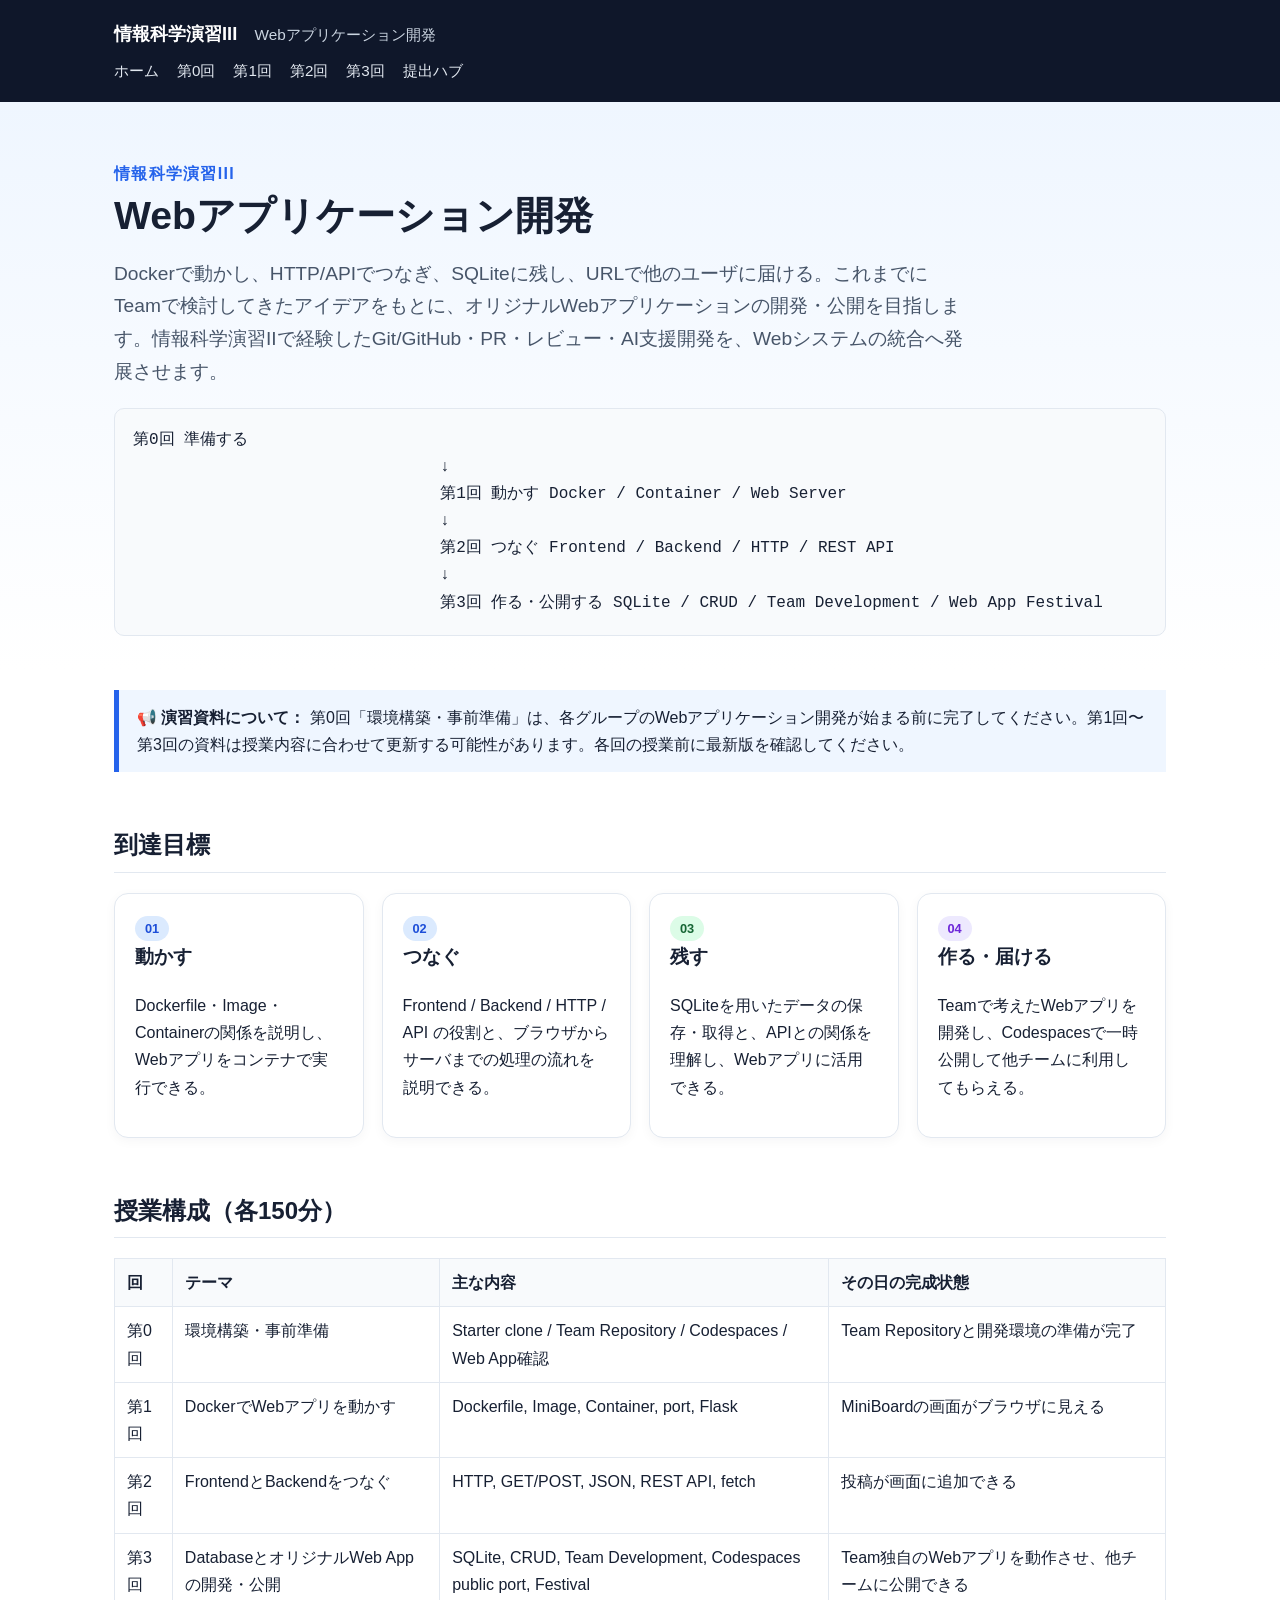
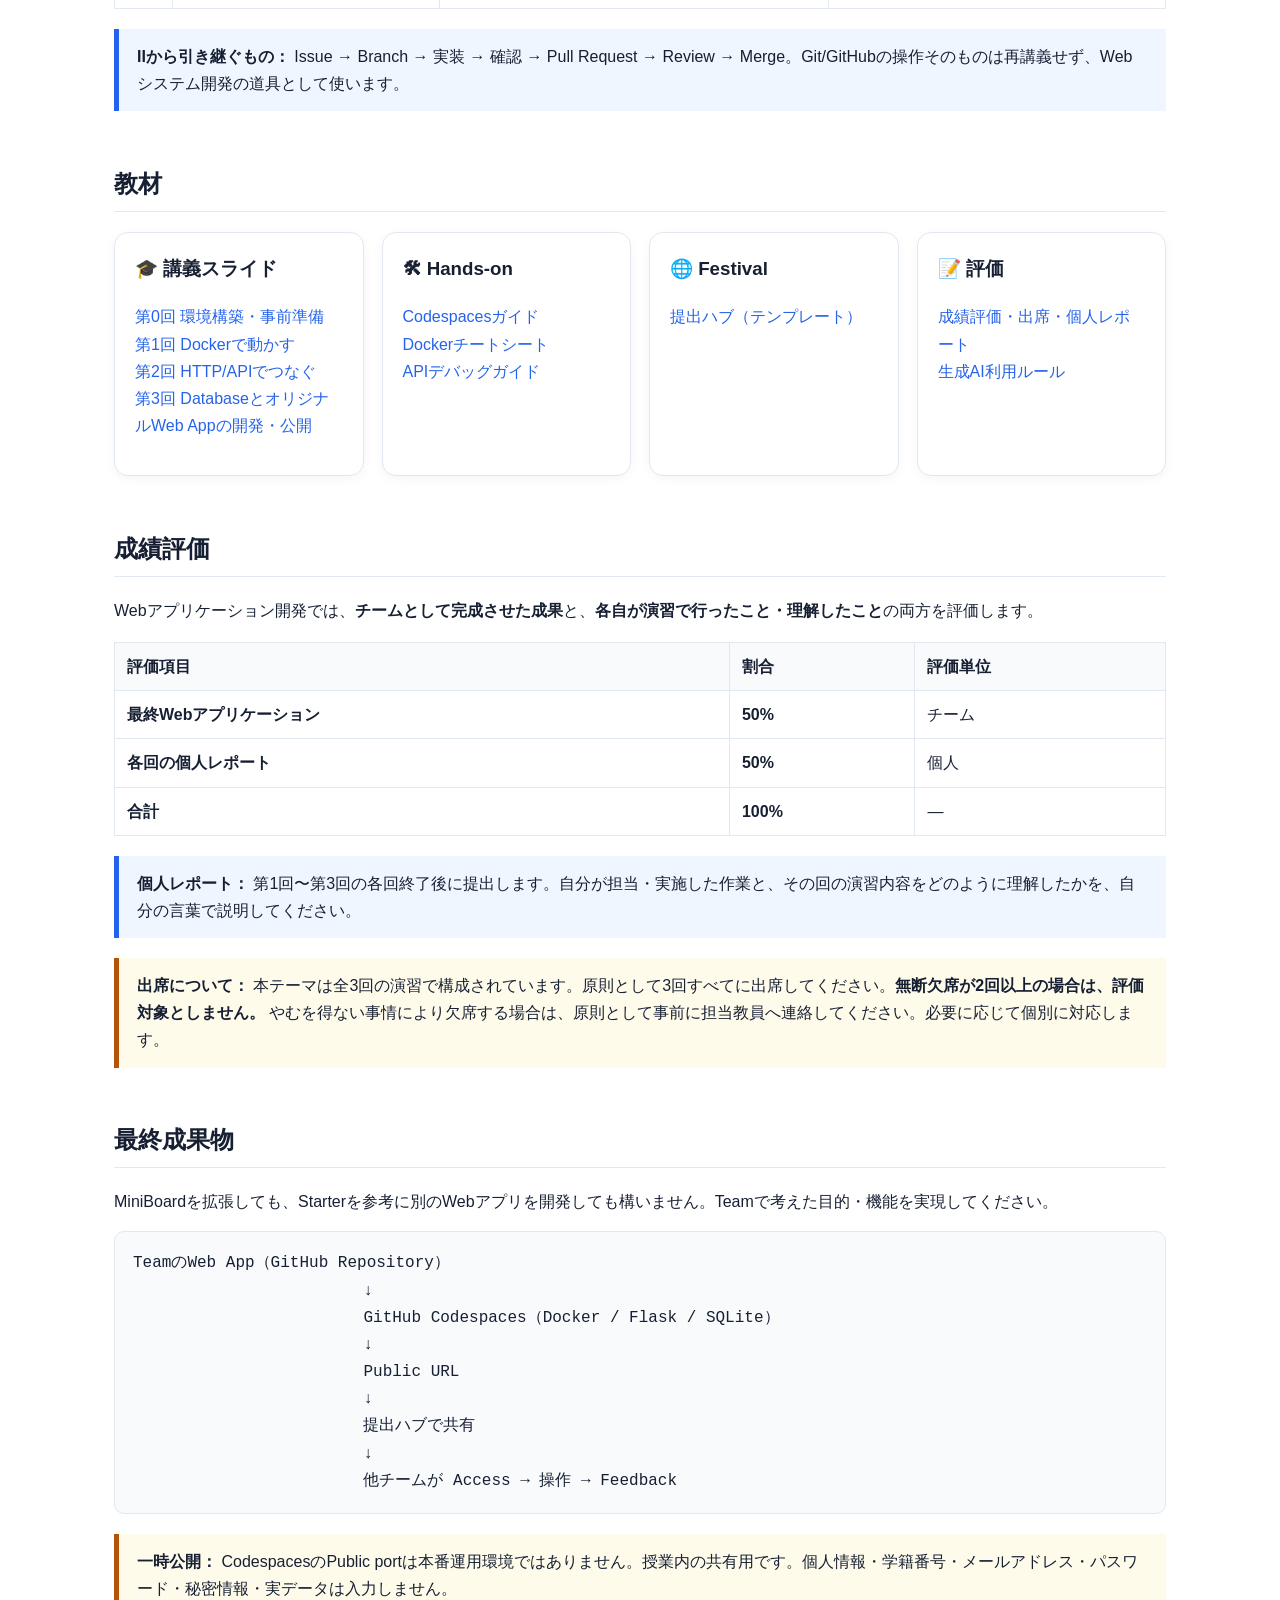
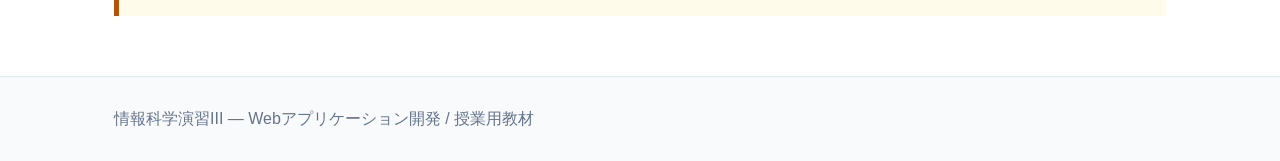
<file: index.html>
<!doctype html>
<html lang="ja">

<head>
        <meta charset="utf-8">
        <meta name="viewport" content="width=device-width,initial-scale=1">
        <title>ホーム | 情報科学演習III</title>
        <link rel="stylesheet" href="assets/style.css">
</head>

<body>
        <header>
                <div class="wrap">
                        <div class="brand">情報科学演習III <small>Webアプリケーション開発</small></div>
                        <nav><a href="index.html">ホーム</a><a href="slides/00-setup.html">第0回</a><a
                                        href="slides/01-docker-web.html">第1回</a><a
                                        href="slides/02-http-api.html">第2回</a><a
                                        href="slides/03-db-publish.html">第3回</a><a
                                        href="reference/festival-hub.html">提出ハブ</a></nav>
                </div>
        </header>
        <section class="hero">
                <div class="wrap">
                        <div class="kicker">情報科学演習III</div>
                        <h1>Webアプリケーション開発</h1>
                        <p class="lead">
                                Dockerで動かし、HTTP/APIでつなぎ、SQLiteに残し、URLで他のユーザに届ける。これまでにTeamで検討してきたアイデアをもとに、オリジナルWebアプリケーションの開発・公開を目指します。情報科学演習IIで経験したGit/GitHub・PR・レビュー・AI支援開発を、Webシステムの統合へ発展させます。
                        </p>
                        <div class="flow">第0回 準備する
                                ↓
                                第1回 動かす Docker / Container / Web Server
                                ↓
                                第2回 つなぐ Frontend / Backend / HTTP / REST API
                                ↓
                                第3回 作る・公開する SQLite / CRUD / Team Development / Web App Festival</div>
                </div>
        </section>
        <main class="wrap">
                <div class="notice"><b>📢 演習資料について：</b>
                        第0回「環境構築・事前準備」は、各グループのWebアプリケーション開発が始まる前に完了してください。第1回〜第3回の資料は授業内容に合わせて更新する可能性があります。各回の授業前に最新版を確認してください。
                </div>
                <h2>到達目標</h2>
                <div class="grid">
                        <div class="card"><span class="tag">01</span>
                                <h3>動かす</h3>
                                <p>Dockerfile・Image・Containerの関係を説明し、Webアプリをコンテナで実行できる。</p>
                        </div>
                        <div class="card"><span class="tag">02</span>
                                <h3>つなぐ</h3>
                                <p>Frontend / Backend / HTTP / API の役割と、ブラウザからサーバまでの処理の流れを説明できる。</p>
                        </div>
                        <div class="card"><span class="tag green">03</span>
                                <h3>残す</h3>
                                <p>SQLiteを用いたデータの保存・取得と、APIとの関係を理解し、Webアプリに活用できる。</p>
                        </div>
                        <div class="card"><span class="tag violet">04</span>
                                <h3>作る・届ける</h3>
                                <p>Teamで考えたWebアプリを開発し、Codespacesで一時公開して他チームに利用してもらえる。</p>
                        </div>
                </div>
                <h2>授業構成（各150分）</h2>
                <table>
                        <tr>
                                <th>回</th>
                                <th>テーマ</th>
                                <th>主な内容</th>
                                <th>その日の完成状態</th>
                        </tr>
                        <tr>
                                <td>第0回</td>
                                <td>環境構築・事前準備</td>
                                <td>Starter clone / Team Repository / Codespaces / Web App確認</td>
                                <td>Team Repositoryと開発環境の準備が完了</td>
                        </tr>
                        <tr>
                                <td>第1回</td>
                                <td>DockerでWebアプリを動かす</td>
                                <td>Dockerfile, Image, Container, port, Flask</td>
                                <td>MiniBoardの画面がブラウザに見える</td>
                        </tr>
                        <tr>
                                <td>第2回</td>
                                <td>FrontendとBackendをつなぐ</td>
                                <td>HTTP, GET/POST, JSON, REST API, fetch</td>
                                <td>投稿が画面に追加できる</td>
                        </tr>
                        <tr>
                                <td>第3回</td>
                                <td>DatabaseとオリジナルWeb Appの開発・公開</td>
                                <td>SQLite, CRUD, Team Development, Codespaces public port, Festival</td>
                                <td>Team独自のWebアプリを動作させ、他チームに公開できる</td>
                        </tr>
                </table>
                <div class="notice"><b>IIから引き継ぐもの：</b> Issue → Branch → 実装 → 確認 → Pull Request → Review →
                        Merge。Git/GitHubの操作そのものは再講義せず、Webシステム開発の道具として使います。</div>
                <h2>教材</h2>
                <div class="grid">
                        <div class="card">
                                <h3>🎓 講義スライド</h3>
                                <p><a href="slides/00-setup.html">第0回 環境構築・事前準備</a><br><a
                                                href="slides/01-docker-web.html">第1回 Dockerで動かす</a><br><a
                                                href="slides/02-http-api.html">第2回 HTTP/APIでつなぐ</a><br><a
                                                href="slides/03-db-publish.html">第3回 DatabaseとオリジナルWeb Appの開発・公開</a></p>
                        </div>
                        <div class="card">
                                <h3>🛠 Hands-on</h3>
                                <p><a href="reference/codespaces-guide.html">Codespacesガイド</a><br><a
                                                href="reference/docker-cheatsheet.html">Dockerチートシート</a><br><a
                                                href="reference/api-debug.html">APIデバッグガイド</a></p>
                        </div>
                        <div class="card">
                                <h3>🌐 Festival</h3>
                                <p><a href="reference/festival-hub.html">提出ハブ（テンプレート）</a><br></p>
                                        <!---<a href="files/worksheet-week3.md">Festival worksheet</a></p>--->
                        </div>
                        <div class="card">
                                <h3>📝 評価</h3>
                                <p><a href="reference/assessment.html">成績評価・出席・個人レポート</a><br><a
                                                href="reference/ai-policy.html">生成AI利用ルール</a></p>
                        </div>
                </div>
                <h2>成績評価</h2>
                <p>Webアプリケーション開発では、<b>チームとして完成させた成果</b>と、<b>各自が演習で行ったこと・理解したこと</b>の両方を評価します。</p>
                <table>
                        <tr>
                                <th>評価項目</th>
                                <th>割合</th>
                                <th>評価単位</th>
                        </tr>
                        <tr>
                                <td><b>最終Webアプリケーション</b></td>
                                <td><b>50%</b></td>
                                <td>チーム</td>
                        </tr>
                        <tr>
                                <td><b>各回の個人レポート</b></td>
                                <td><b>50%</b></td>
                                <td>個人</td>
                        </tr>
                        <tr>
                                <td><b>合計</b></td>
                                <td><b>100%</b></td>
                                <td>—</td>
                        </tr>
                </table>
                <div class="notice"><b>個人レポート：</b>
                        第1回〜第3回の各回終了後に提出します。自分が担当・実施した作業と、その回の演習内容をどのように理解したかを、自分の言葉で説明してください。</div>
                <div class="warn notice"><b>出席について：</b>
                        本テーマは全3回の演習で構成されています。原則として3回すべてに出席してください。<b>無断欠席が2回以上の場合は、評価対象としません。</b>
                        やむを得ない事情により欠席する場合は、原則として事前に担当教員へ連絡してください。必要に応じて個別に対応します。</div>
                <h2>最終成果物</h2>
                <p>MiniBoardを拡張しても、Starterを参考に別のWebアプリを開発しても構いません。Teamで考えた目的・機能を実現してください。</p>
                <div class="flow">TeamのWeb App（GitHub Repository）
                        ↓
                        GitHub Codespaces（Docker / Flask / SQLite）
                        ↓
                        Public URL
                        ↓
                        提出ハブで共有
                        ↓
                        他チームが Access → 操作 → Feedback</div>
                <div class="warn notice"><b>一時公開：</b> CodespacesのPublic
                        portは本番運用環境ではありません。授業内の共有用です。個人情報・学籍番号・メールアドレス・パスワード・秘密情報・実データは入力しません。</div>
        </main>
        <footer>
                <div class="wrap">情報科学演習III — Webアプリケーション開発 / 授業用教材</div>
        </footer>
</body>

</html>
</file>
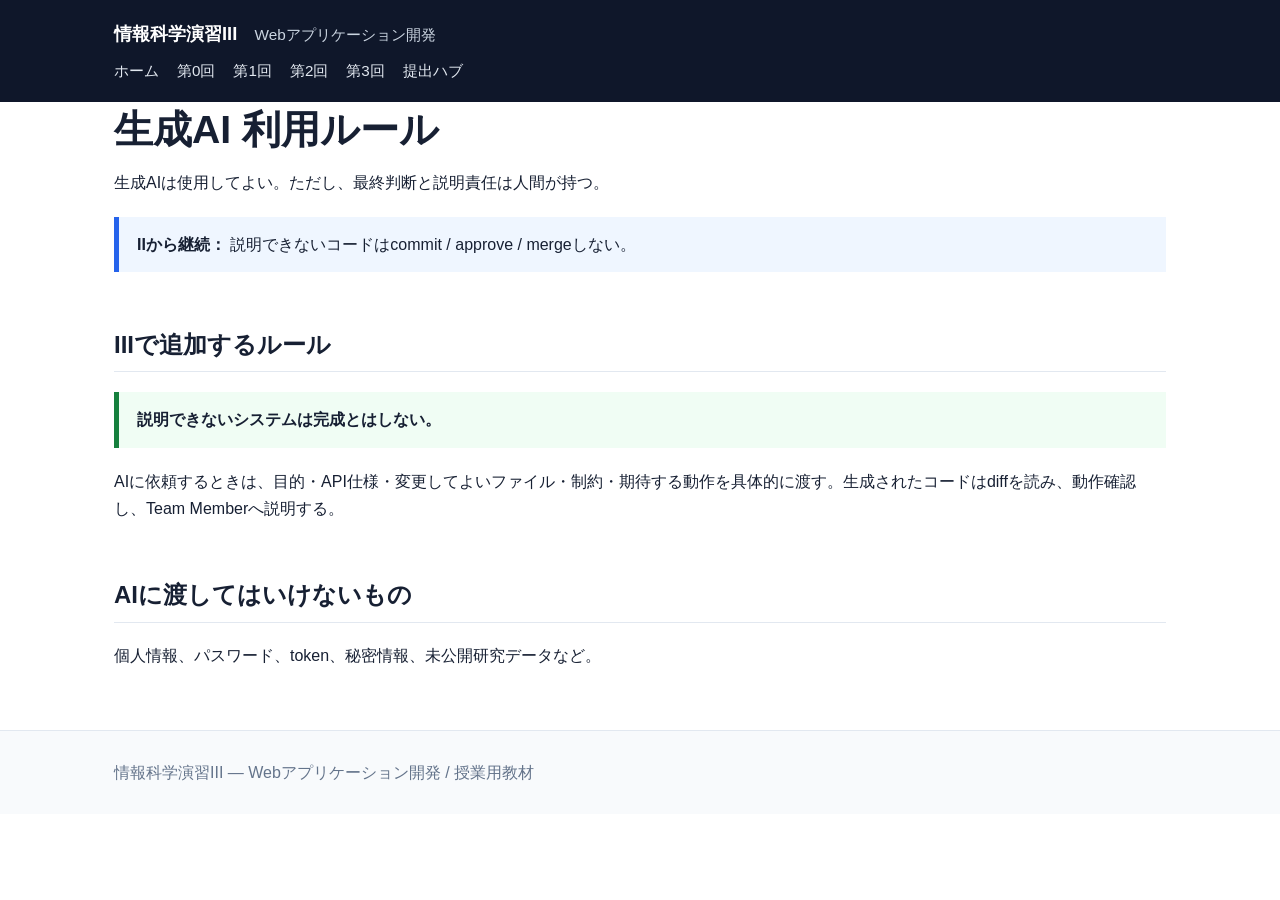
<file: reference/ai-policy.html>
<!doctype html><html lang="ja"><head><meta charset="utf-8"><meta name="viewport" content="width=device-width,initial-scale=1"><title>生成AI 利用ルール | 情報科学演習III</title><link rel="stylesheet" href="../assets/style.css"></head><body><header><div class="wrap"><div class="brand">情報科学演習III <small>Webアプリケーション開発</small></div><nav><a href="../index.html">ホーム</a><a href="../slides/00-setup.html">第0回</a><a href="../slides/01-docker-web.html">第1回</a><a href="../slides/02-http-api.html">第2回</a><a href="../slides/03-db-publish.html">第3回</a><a href="../reference/festival-hub.html">提出ハブ</a></nav></div></header><main class="wrap"><h1>生成AI 利用ルール</h1><p>生成AIは使用してよい。ただし、最終判断と説明責任は人間が持つ。</p><div class="notice"><b>IIから継続：</b> 説明できないコードはcommit / approve / mergeしない。</div><h2>IIIで追加するルール</h2><div class="ok notice"><b>説明できないシステムは完成とはしない。</b></div><p>AIに依頼するときは、目的・API仕様・変更してよいファイル・制約・期待する動作を具体的に渡す。生成されたコードはdiffを読み、動作確認し、Team Memberへ説明する。</p><h2>AIに渡してはいけないもの</h2><p>個人情報、パスワード、token、秘密情報、未公開研究データなど。</p></main><footer><div class="wrap">情報科学演習III — Webアプリケーション開発 / 授業用教材</div></footer></body></html>
</file>
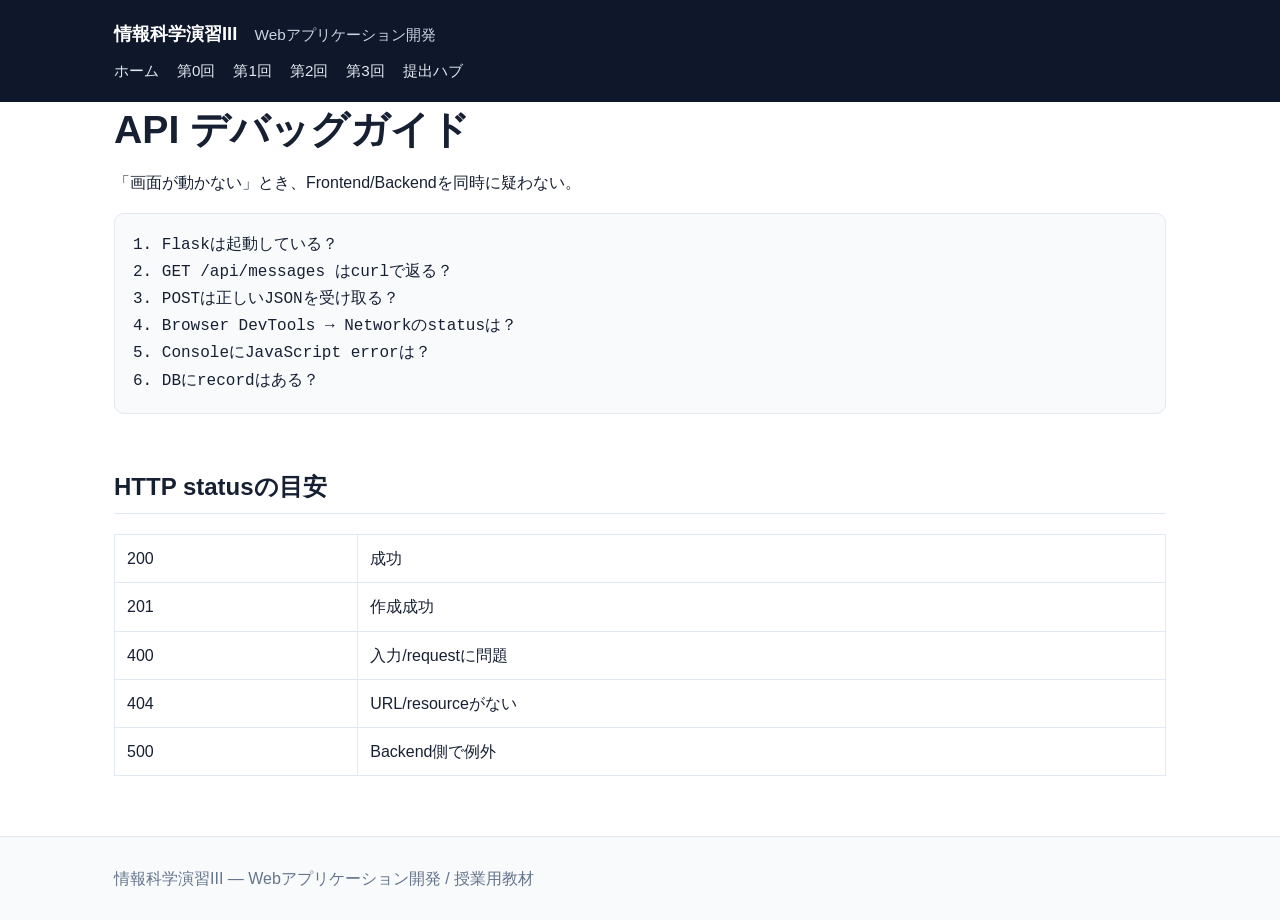
<file: reference/api-debug.html>
<!doctype html><html lang="ja"><head><meta charset="utf-8"><meta name="viewport" content="width=device-width,initial-scale=1"><title>API デバッグガイド | 情報科学演習III</title><link rel="stylesheet" href="../assets/style.css"></head><body><header><div class="wrap"><div class="brand">情報科学演習III <small>Webアプリケーション開発</small></div><nav><a href="../index.html">ホーム</a><a href="../slides/00-setup.html">第0回</a><a href="../slides/01-docker-web.html">第1回</a><a href="../slides/02-http-api.html">第2回</a><a href="../slides/03-db-publish.html">第3回</a><a href="../reference/festival-hub.html">提出ハブ</a></nav></div></header><main class="wrap"><h1>API デバッグガイド</h1><p>「画面が動かない」とき、Frontend/Backendを同時に疑わない。</p><div class="flow">1. Flaskは起動している？
2. GET /api/messages はcurlで返る？
3. POSTは正しいJSONを受け取る？
4. Browser DevTools → Networkのstatusは？
5. ConsoleにJavaScript errorは？
6. DBにrecordはある？</div><h2>HTTP statusの目安</h2><table><tr><td>200</td><td>成功</td></tr><tr><td>201</td><td>作成成功</td></tr><tr><td>400</td><td>入力/requestに問題</td></tr><tr><td>404</td><td>URL/resourceがない</td></tr><tr><td>500</td><td>Backend側で例外</td></tr></table></main><footer><div class="wrap">情報科学演習III — Webアプリケーション開発 / 授業用教材</div></footer></body></html>
</file>
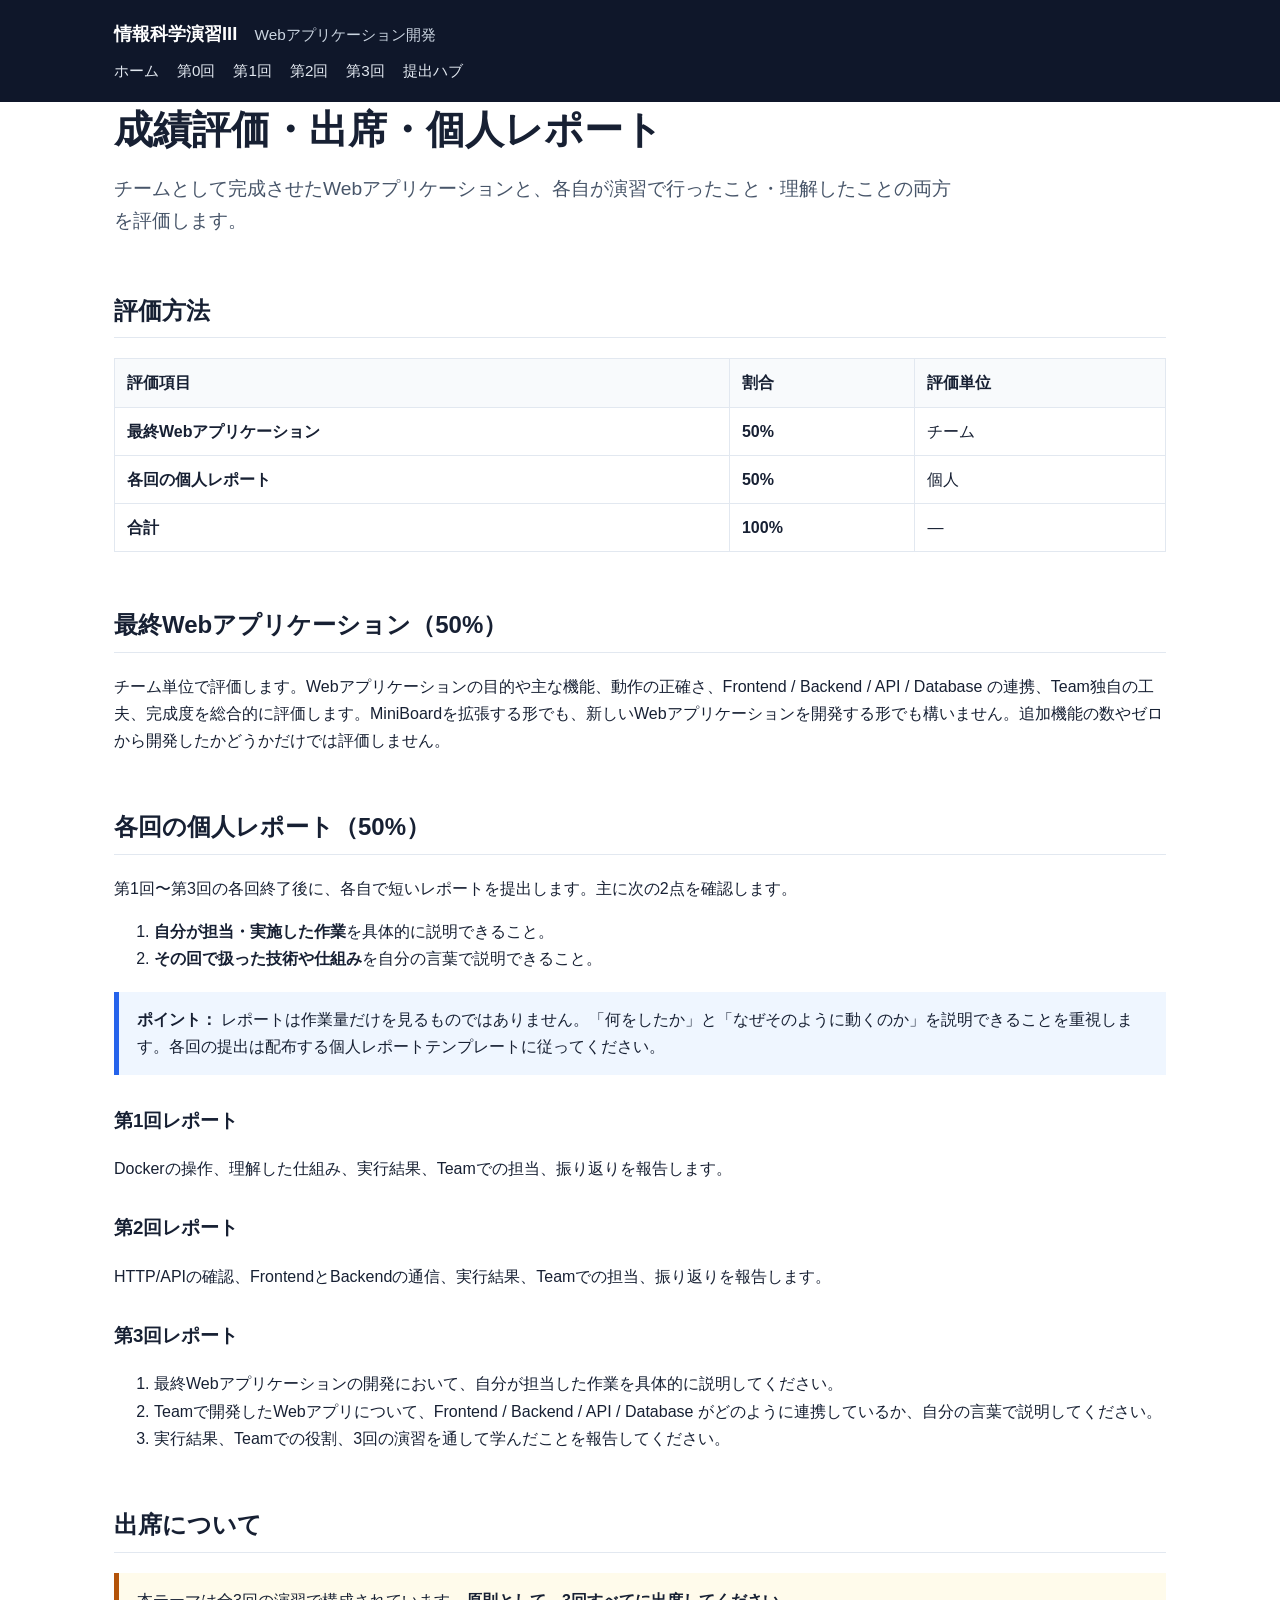
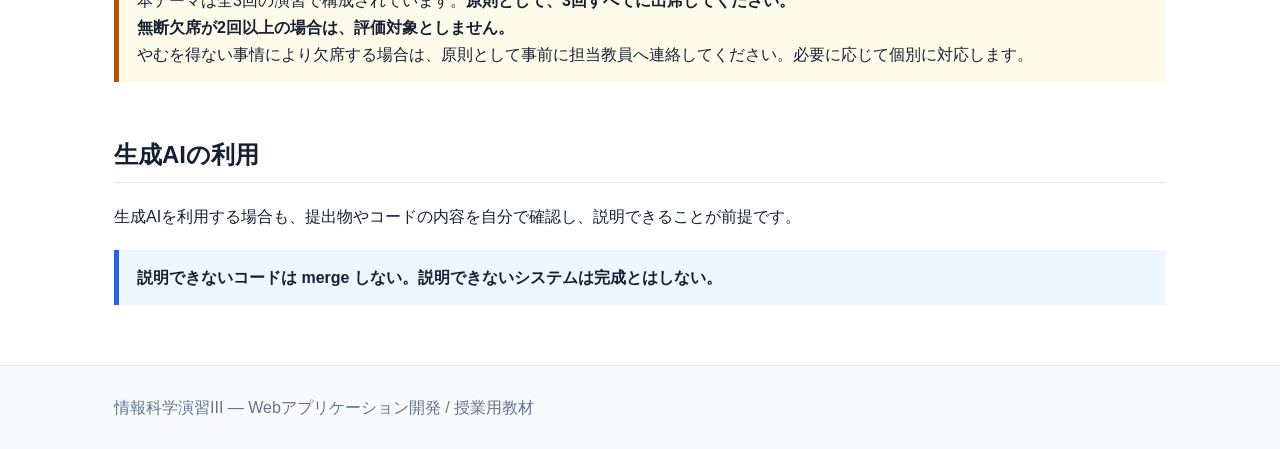
<file: reference/assessment.html>
<!doctype html><html lang="ja"><head><meta charset="utf-8"><meta name="viewport" content="width=device-width,initial-scale=1"><title>成績評価・出席・個人レポート | 情報科学演習III</title><link rel="stylesheet" href="../assets/style.css"></head><body><header><div class="wrap"><div class="brand">情報科学演習III <small>Webアプリケーション開発</small></div><nav><a href="../index.html">ホーム</a><a href="../slides/00-setup.html">第0回</a><a href="../slides/01-docker-web.html">第1回</a><a href="../slides/02-http-api.html">第2回</a><a href="../slides/03-db-publish.html">第3回</a><a href="../reference/festival-hub.html">提出ハブ</a></nav></div></header><main class="wrap"><h1>成績評価・出席・個人レポート</h1><p class="lead">チームとして完成させたWebアプリケーションと、各自が演習で行ったこと・理解したことの両方を評価します。</p><h2>評価方法</h2><table><tr><th>評価項目</th><th>割合</th><th>評価単位</th></tr><tr><td><b>最終Webアプリケーション</b></td><td><b>50%</b></td><td>チーム</td></tr><tr><td><b>各回の個人レポート</b></td><td><b>50%</b></td><td>個人</td></tr><tr><td><b>合計</b></td><td><b>100%</b></td><td>—</td></tr></table>
<h2>最終Webアプリケーション（50%）</h2><p>チーム単位で評価します。Webアプリケーションの目的や主な機能、動作の正確さ、Frontend / Backend / API / Database の連携、Team独自の工夫、完成度を総合的に評価します。MiniBoardを拡張する形でも、新しいWebアプリケーションを開発する形でも構いません。追加機能の数やゼロから開発したかどうかだけでは評価しません。</p>
<h2>各回の個人レポート（50%）</h2><p>第1回〜第3回の各回終了後に、各自で短いレポートを提出します。主に次の2点を確認します。</p><ol><li><b>自分が担当・実施した作業</b>を具体的に説明できること。</li><li><b>その回で扱った技術や仕組み</b>を自分の言葉で説明できること。</li></ol><div class="notice"><b>ポイント：</b> レポートは作業量だけを見るものではありません。「何をしたか」と「なぜそのように動くのか」を説明できることを重視します。各回の提出は配布する個人レポートテンプレートに従ってください。</div>
<h3>第1回レポート</h3><p>Dockerの操作、理解した仕組み、実行結果、Teamでの担当、振り返りを報告します。</p><h3>第2回レポート</h3><p>HTTP/APIの確認、FrontendとBackendの通信、実行結果、Teamでの担当、振り返りを報告します。</p><h3>第3回レポート</h3><ol><li>最終Webアプリケーションの開発において、自分が担当した作業を具体的に説明してください。</li><li>Teamで開発したWebアプリについて、Frontend / Backend / API / Database がどのように連携しているか、自分の言葉で説明してください。</li><li>実行結果、Teamでの役割、3回の演習を通して学んだことを報告してください。</li></ol>
<h2>出席について</h2><div class="warn notice">本テーマは全3回の演習で構成されています。<b>原則として、3回すべてに出席してください。</b><br><b>無断欠席が2回以上の場合は、評価対象としません。</b><br>やむを得ない事情により欠席する場合は、原則として事前に担当教員へ連絡してください。必要に応じて個別に対応します。</div><h2>生成AIの利用</h2><p>生成AIを利用する場合も、提出物やコードの内容を自分で確認し、説明できることが前提です。</p><div class="notice"><b>説明できないコードは merge しない。説明できないシステムは完成とはしない。</b></div></main><footer><div class="wrap">情報科学演習III — Webアプリケーション開発 / 授業用教材</div></footer></body></html>
</file>
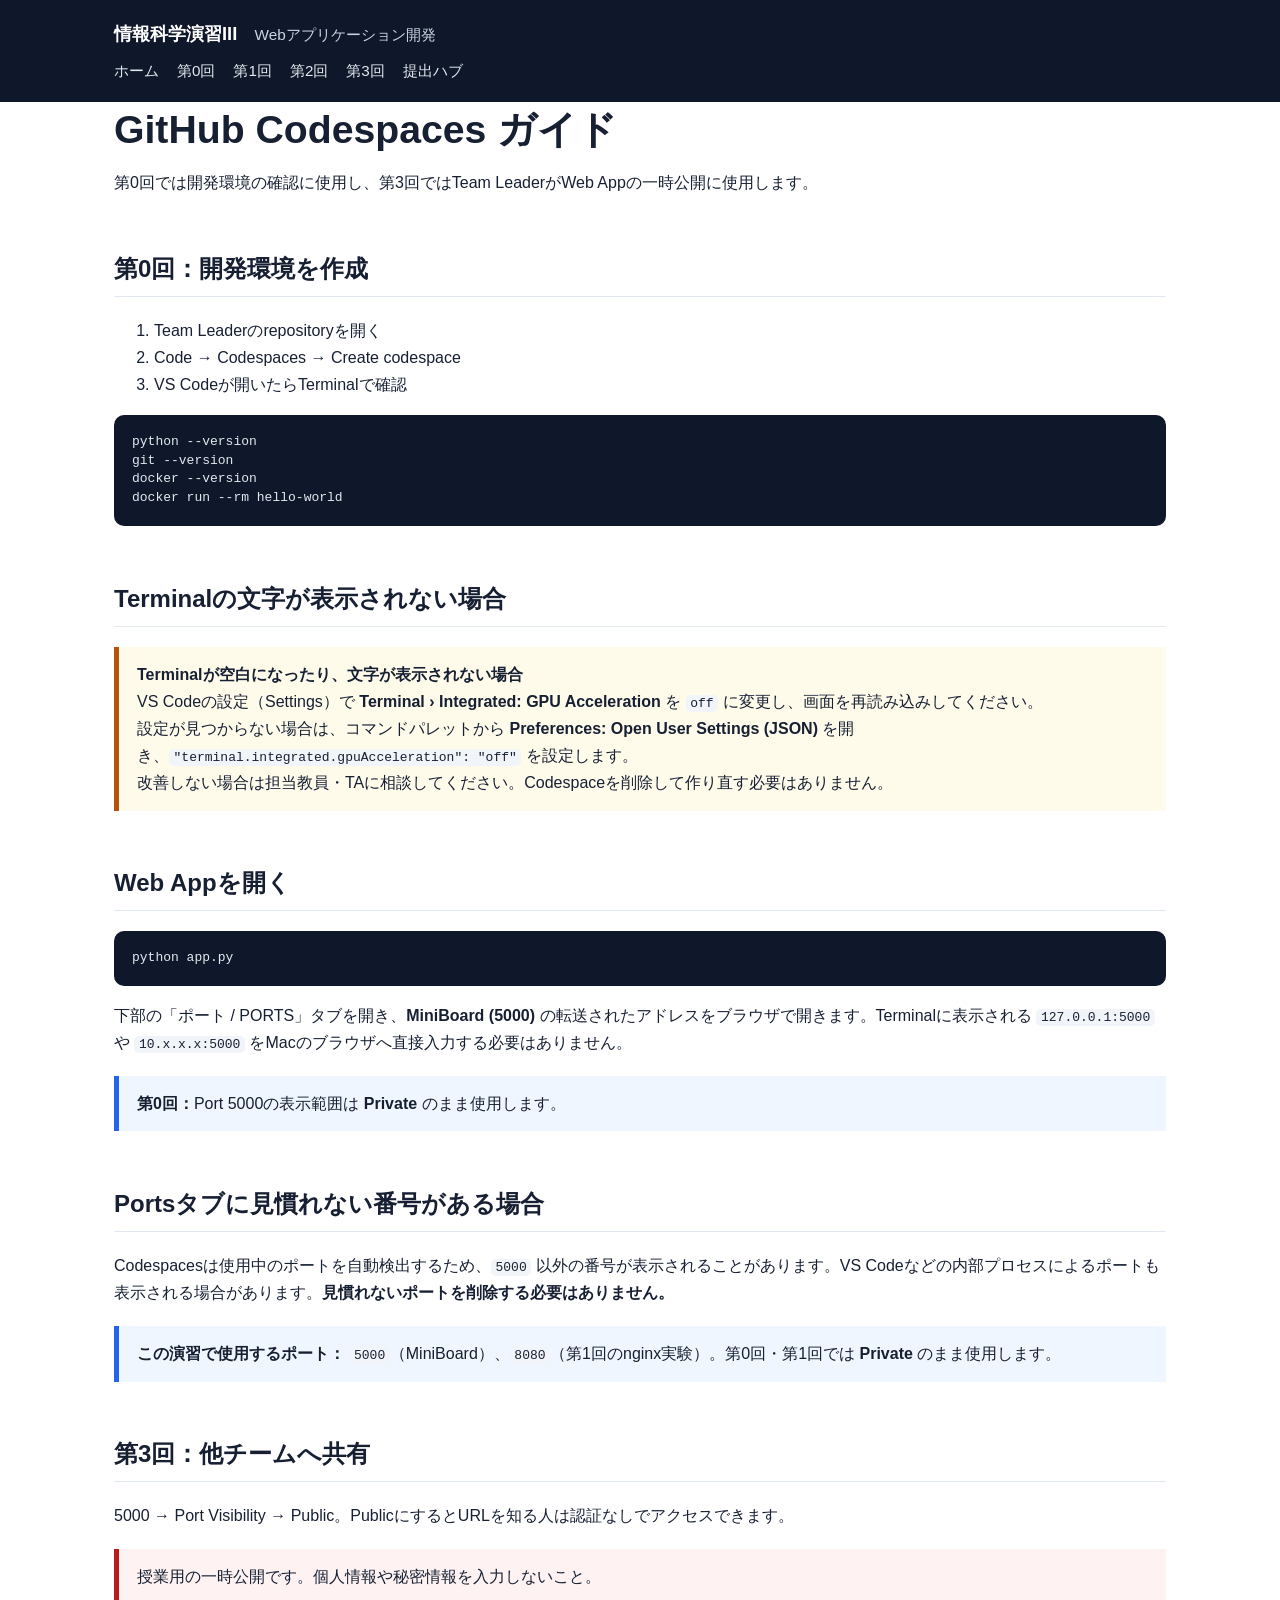
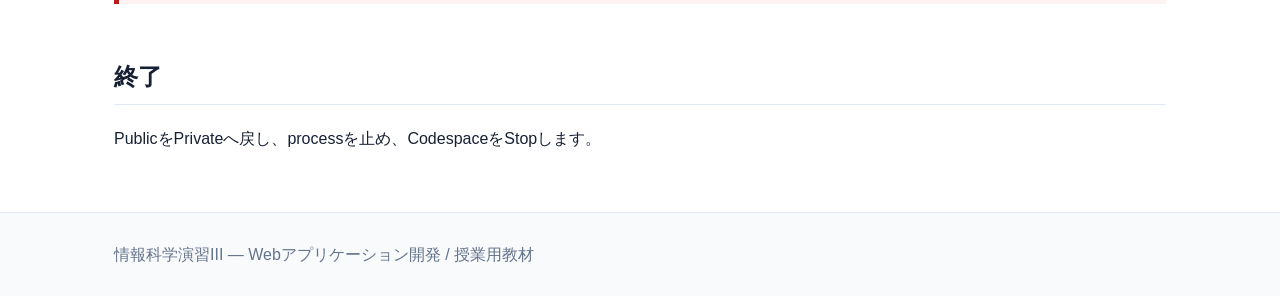
<file: reference/codespaces-guide.html>
<!doctype html><html lang="ja"><head><meta charset="utf-8"><meta name="viewport" content="width=device-width,initial-scale=1"><title>GitHub Codespaces ガイド | 情報科学演習III</title><link rel="stylesheet" href="../assets/style.css"></head><body><header><div class="wrap"><div class="brand">情報科学演習III <small>Webアプリケーション開発</small></div><nav><a href="../index.html">ホーム</a><a href="../slides/00-setup.html">第0回</a><a href="../slides/01-docker-web.html">第1回</a><a href="../slides/02-http-api.html">第2回</a><a href="../slides/03-db-publish.html">第3回</a><a href="../reference/festival-hub.html">提出ハブ</a></nav></div></header><main class="wrap"><h1>GitHub Codespaces ガイド</h1><p>第0回では開発環境の確認に使用し、第3回ではTeam LeaderがWeb Appの一時公開に使用します。</p><h2>第0回：開発環境を作成</h2><ol><li>Team Leaderのrepositoryを開く</li><li>Code → Codespaces → Create codespace</li><li>VS Codeが開いたらTerminalで確認</li></ol><pre><code>python --version
git --version
docker --version
docker run --rm hello-world</code></pre><h2>Terminalの文字が表示されない場合</h2><div class="warn notice"><b>Terminalが空白になったり、文字が表示されない場合</b><br>VS Codeの設定（Settings）で <b>Terminal › Integrated: GPU Acceleration</b> を <code>off</code> に変更し、画面を再読み込みしてください。<br>設定が見つからない場合は、コマンドパレットから <b>Preferences: Open User Settings (JSON)</b> を開き、<code>"terminal.integrated.gpuAcceleration": "off"</code> を設定します。<br>改善しない場合は担当教員・TAに相談してください。Codespaceを削除して作り直す必要はありません。</div><h2>Web Appを開く</h2><pre><code>python app.py</code></pre><p>下部の「ポート / PORTS」タブを開き、<b>MiniBoard (5000)</b> の転送されたアドレスをブラウザで開きます。Terminalに表示される <code>127.0.0.1:5000</code> や <code>10.x.x.x:5000</code> をMacのブラウザへ直接入力する必要はありません。</p><div class="notice"><b>第0回：</b>Port 5000の表示範囲は <b>Private</b> のまま使用します。</div><h2>Portsタブに見慣れない番号がある場合</h2><p>Codespacesは使用中のポートを自動検出するため、<code>5000</code> 以外の番号が表示されることがあります。VS Codeなどの内部プロセスによるポートも表示される場合があります。<b>見慣れないポートを削除する必要はありません。</b></p><div class="notice"><b>この演習で使用するポート：</b> <code>5000</code>（MiniBoard）、<code>8080</code>（第1回のnginx実験）。第0回・第1回では <b>Private</b> のまま使用します。</div><h2>第3回：他チームへ共有</h2><p>5000 → Port Visibility → Public。PublicにするとURLを知る人は認証なしでアクセスできます。</p><div class="danger notice">授業用の一時公開です。個人情報や秘密情報を入力しないこと。</div><h2>終了</h2><p>PublicをPrivateへ戻し、processを止め、CodespaceをStopします。</p></main><footer><div class="wrap">情報科学演習III — Webアプリケーション開発 / 授業用教材</div></footer></body></html>
</file>
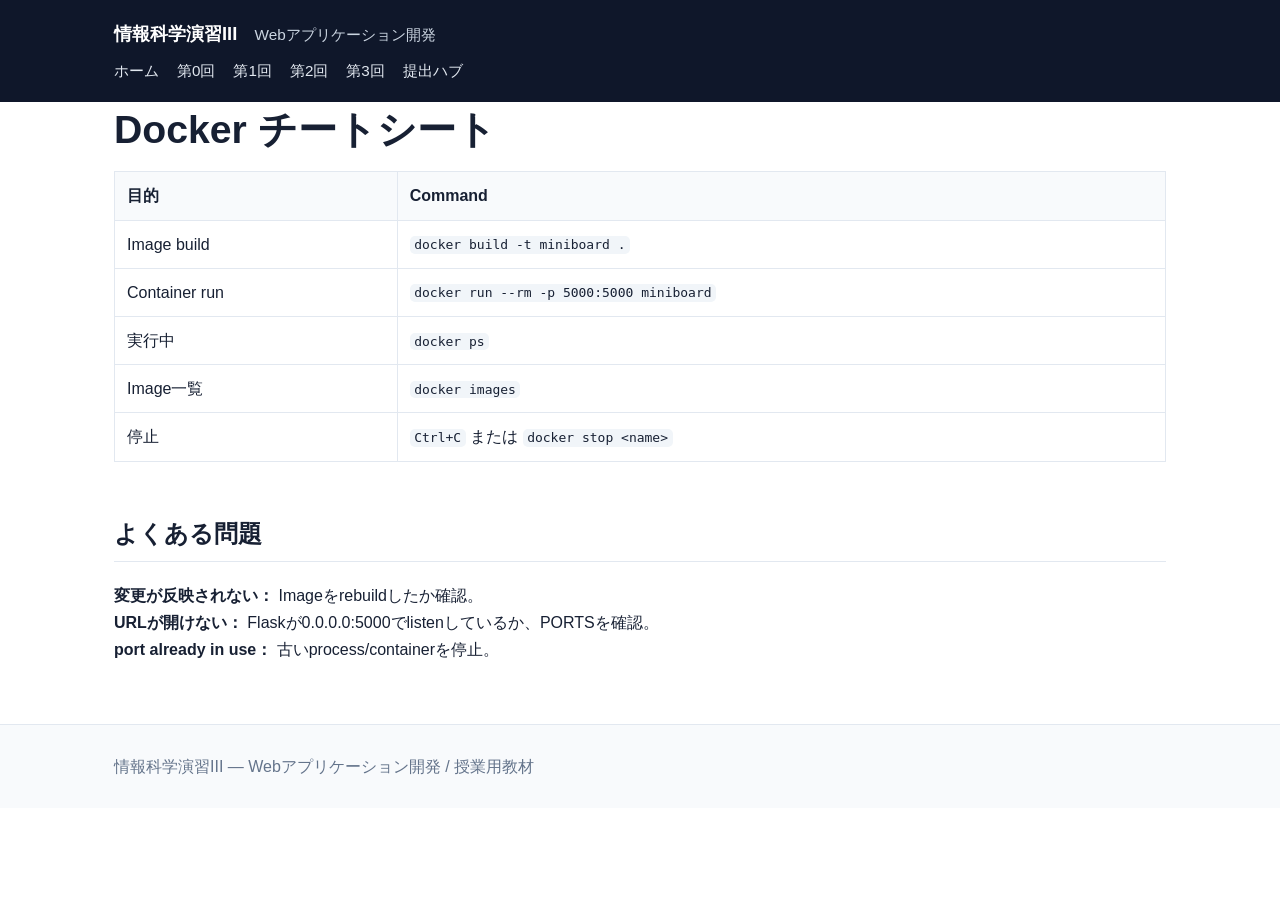
<file: reference/docker-cheatsheet.html>
<!doctype html><html lang="ja"><head><meta charset="utf-8"><meta name="viewport" content="width=device-width,initial-scale=1"><title>Docker チートシート | 情報科学演習III</title><link rel="stylesheet" href="../assets/style.css"></head><body><header><div class="wrap"><div class="brand">情報科学演習III <small>Webアプリケーション開発</small></div><nav><a href="../index.html">ホーム</a><a href="../slides/00-setup.html">第0回</a><a href="../slides/01-docker-web.html">第1回</a><a href="../slides/02-http-api.html">第2回</a><a href="../slides/03-db-publish.html">第3回</a><a href="../reference/festival-hub.html">提出ハブ</a></nav></div></header><main class="wrap"><h1>Docker チートシート</h1><table><tr><th>目的</th><th>Command</th></tr><tr><td>Image build</td><td><code>docker build -t miniboard .</code></td></tr><tr><td>Container run</td><td><code>docker run --rm -p 5000:5000 miniboard</code></td></tr><tr><td>実行中</td><td><code>docker ps</code></td></tr><tr><td>Image一覧</td><td><code>docker images</code></td></tr><tr><td>停止</td><td><code>Ctrl+C</code> または <code>docker stop &lt;name&gt;</code></td></tr></table><h2>よくある問題</h2><p><b>変更が反映されない：</b> Imageをrebuildしたか確認。<br><b>URLが開けない：</b> Flaskが0.0.0.0:5000でlistenしているか、PORTSを確認。<br><b>port already in use：</b> 古いprocess/containerを停止。</p></main><footer><div class="wrap">情報科学演習III — Webアプリケーション開発 / 授業用教材</div></footer></body></html>
</file>
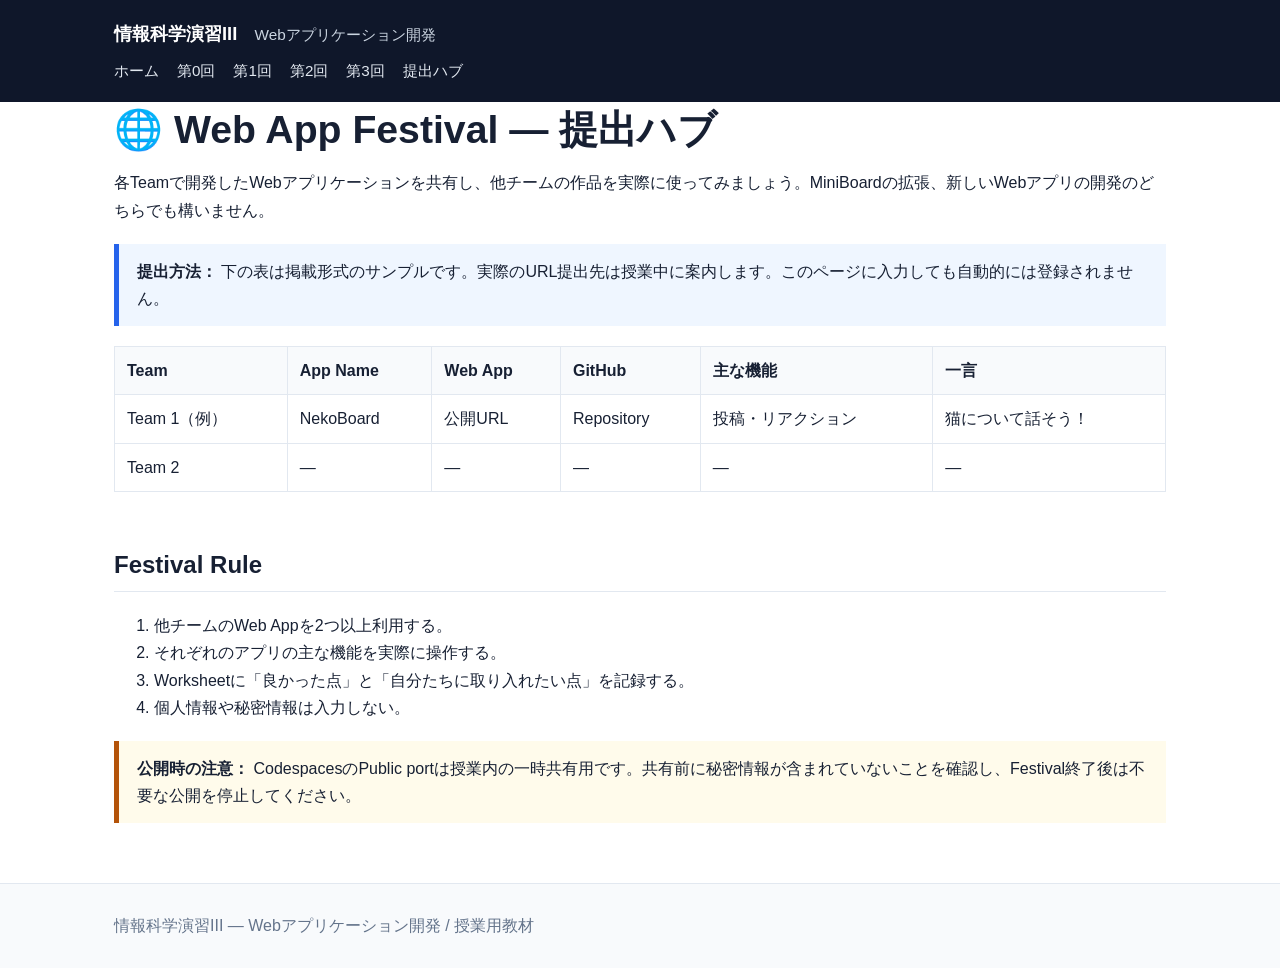
<file: reference/festival-hub.html>
<!doctype html><html lang="ja"><head><meta charset="utf-8"><meta name="viewport" content="width=device-width,initial-scale=1"><title>Web App Festival 提出ハブ | 情報科学演習III</title><link rel="stylesheet" href="../assets/style.css"></head><body><header><div class="wrap"><div class="brand">情報科学演習III <small>Webアプリケーション開発</small></div><nav><a href="../index.html">ホーム</a><a href="../slides/00-setup.html">第0回</a><a href="../slides/01-docker-web.html">第1回</a><a href="../slides/02-http-api.html">第2回</a><a href="../slides/03-db-publish.html">第3回</a><a href="../reference/festival-hub.html">提出ハブ</a></nav></div></header><main class="wrap"><h1>🌐 Web App Festival — 提出ハブ</h1><p>各Teamで開発したWebアプリケーションを共有し、他チームの作品を実際に使ってみましょう。MiniBoardの拡張、新しいWebアプリの開発のどちらでも構いません。</p><div class="notice"><b>提出方法：</b> 下の表は掲載形式のサンプルです。実際のURL提出先は授業中に案内します。このページに入力しても自動的には登録されません。</div><table><tr><th>Team</th><th>App Name</th><th>Web App</th><th>GitHub</th><th>主な機能</th><th>一言</th></tr><tr><td>Team 1（例）</td><td>NekoBoard</td><td>公開URL</td><td>Repository</td><td>投稿・リアクション</td><td>猫について話そう！</td></tr><tr><td>Team 2</td><td>—</td><td>—</td><td>—</td><td>—</td><td>—</td></tr></table><h2>Festival Rule</h2><ol><li>他チームのWeb Appを2つ以上利用する。</li><li>それぞれのアプリの主な機能を実際に操作する。</li><li>Worksheetに「良かった点」と「自分たちに取り入れたい点」を記録する。</li><li>個人情報や秘密情報は入力しない。</li></ol><div class="warn notice"><b>公開時の注意：</b> CodespacesのPublic portは授業内の一時共有用です。共有前に秘密情報が含まれていないことを確認し、Festival終了後は不要な公開を停止してください。</div></main><footer><div class="wrap">情報科学演習III — Webアプリケーション開発 / 授業用教材</div></footer></body></html>
</file>
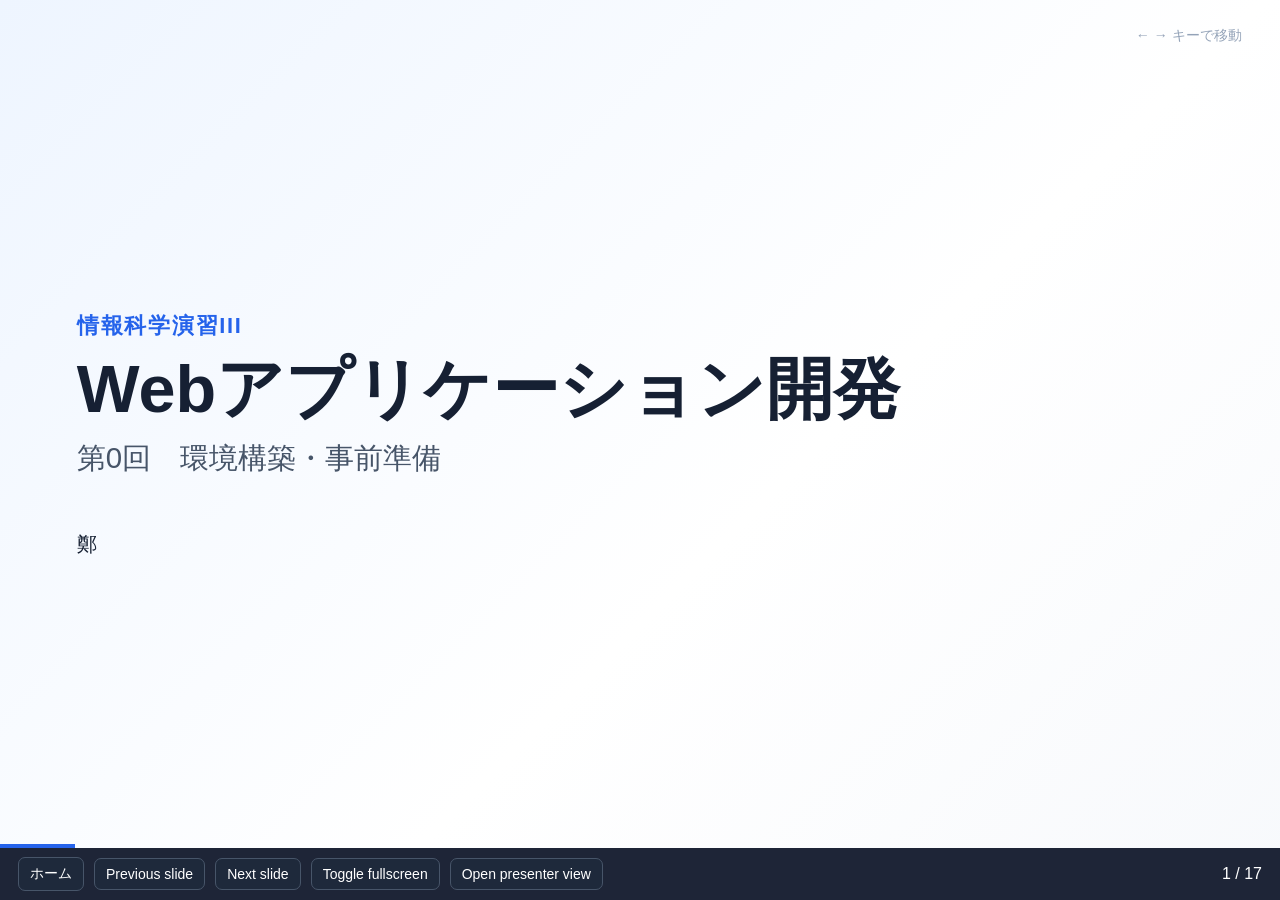
<file: slides/00-setup.html>
<!doctype html><html lang="ja"><head><meta charset="utf-8"><meta name="viewport" content="width=device-width,initial-scale=1"><title>第0回 環境構築・事前準備 | 情報科学演習III</title><link rel="stylesheet" href="../assets/slides.css"></head><body><main class="deck"><section class="slide-page cover" data-title="第0回 環境構築・事前準備"><div class="hint">← → キーで移動</div><div class="eyebrow">情報科学演習III</div><h1>Webアプリケーション開発</h1><div class="subtitle">第0回　環境構築・事前準備</div><div class="author">鄭</div></section><section class="slide-page " data-title="情報科学演習IIからIIIへ"><div class="hint">← → キーで移動</div><div class="cols content"><div class="card"><h3>情報科学演習II</h3><div class="flow">Pythonプログラム
      ↓
Git / GitHub
      ↓
チーム開発
      ↓
Package / Release</div></div><div class="card"><h3>情報科学演習III</h3><div class="flow">Webアプリケーション
      ↓
Frontend / Backend
      ↓
HTTP / API
      ↓
Database
      ↓
Publish</div></div></div><div class="notice content"><b>IIで学んだGit/GitHubとチーム開発を活用して、IIIではWebアプリケーションの開発に挑戦します。</b></div></section><section class="slide-page " data-title="3回で何をする？"><div class="hint">← → キーで移動</div><div class="three content"><div class="card"><h3><span class="step">1</span>動かす</h3><p>Docker<br>Container</p></div><div class="card"><h3><span class="step">2</span>つなぐ</h3><p>Frontend / Backend<br>HTTP / API</p></div><div class="card"><h3><span class="step">3</span>残す・公開する</h3><p>Database / CRUD<br>Publish</p></div></div><p class="big center" style="margin-top:1.2em">最終的には、他チームがブラウザからアクセスできる<br><span class="accent">Webアプリケーションを公開</span>します。</p></section><section class="slide-page " data-title="第0回のゴール"><div class="hint">← → キーで移動</div><p class="big">第1回からすぐに開発を始められるように、<br><span class="accent">Team Repositoryと開発環境</span>を準備します。</p><div class="flow content">Starterを取得
      ↓
Team Repositoryを作成
      ↓
Team Memberを追加
      ↓
Codespacesを起動
      ↓
Starter Web Appを確認</div><div class="notice content">Git/GitHubの基本操作は情報科学演習IIで学習済みとして進めます。</div></section><section class="slide-page " data-title="Starter Repositoryを取得する"><div class="hint">← → キーで移動</div><div class="content"><h3><span class="step">1</span>Starter Repositoryをcloneする</h3><p>教員が用意したStarter Repositoryから開発を開始します。</p><p><b>Repository：</b> <code>jj-zheng/infoexp3-webapp-starter</code></p><pre><code>git clone https://github.com/jj-zheng/infoexp3-webapp-starter.git infoexp3-teamXX
cd infoexp3-teamXX
git remote -v</code></pre><p class="muted">例：Team 03 → <code>infoexp3-team03</code></p><div class="notice">💡 <code>git clone</code> の意味を忘れた場合は、情報科学演習IIの資料を確認してください。</div></div></section><section class="slide-page " data-title="Team Repositoryを作る"><div class="hint">← → キーで移動</div><div class="content"><h3><span class="step">2</span>Team LeaderのGitHubにRepositoryを作成する</h3><div class="cols"><div><p><b>この操作はTeam Leaderが行います。</b></p><div class="ui-box">New repository

Repository name
infoexp3-teamXX

Visibility
Public

☐ Add a README file
☐ Add .gitignore
☐ Choose a license</div></div><div><div class="warn notice"><b>空のRepositoryを作成してください。</b><br>READMEなどは追加しません。</div><p>このRepositoryが、これからの<span class="accent">チーム開発の中心</span>になります。</p></div></div></div></section><section class="slide-page " data-title="originをTeam Repositoryへ変更"><div class="hint">← → キーで移動</div><div class="content"><div class="cols"><div><h3>Before</h3><div class="flow">local repository
      │
      └─ origin
            ↓
jj-zheng/
infoexp3-webapp-starter</div></div><div><h3>After</h3><div class="flow">local repository
      │
      └─ origin
            ↓
Team Leader/
infoexp3-teamXX</div></div></div><pre><code># ① 現在の接続先を確認
git remote -v

# ② 教員Starterへのoriginを外し、Team Repositoryへつなぎ替える
git remote remove origin
git remote add origin https://github.com/&lt;TEAM-LEADER&gt;/infoexp3-teamXX.git

# ③ Team Repositoryへpush
git push -u origin main

# ④ もう一度確認
git remote -v</code></pre><div class="notice">最後の <code>git remote -v</code> がTeam Leaderの <code>infoexp3-teamXX</code> を指していればOKです。</div></div></section><section class="slide-page " data-title="Team Memberを追加する"><div class="hint">← → キーで移動</div><div class="content"><h3><span class="step">3</span>Team MemberをRepositoryに追加する</h3><div class="flow">Repository
   ↓
Settings
   ↓
Collaborators
   ↓
Add people</div><p>Team Memberは招待を承認してください。</p><div class="ok notice"><b>確認：</b><br>✓ Team LeaderがRepositoryを開ける<br>✓ Team Memberが招待を承認し、Repositoryを開ける</div><p class="muted">書き込み権限は第1回のbranch / push / Pull Requestで自然に確認します。</p></div></section><section class="slide-page " data-title="ここからがIIIの新しい環境"><div class="hint">← → キーで移動</div><div class="hook">GitHub Codespaces</div><div class="cols content" style="margin-top:1.5em"><div class="card"><h3>これまで</h3><div class="flow">自分のPC
   ↓
Pythonを実行</div></div><div class="card"><h3>今回</h3><div class="flow">GitHub Repository
       ↓
    Codespace
       ↓
クラウド上の開発環境</div></div></div><p class="content center">ブラウザから、コード編集・Terminal操作・Webアプリの実行ができます。</p></section><section class="slide-page " data-title="Codespaceを起動する"><div class="hint">← → キーで移動</div><div class="content"><h3><span class="step">4</span>Codespacesを起動する</h3><div class="flow">Team Repository
      ↓
     Code
      ↓
  Codespaces
      ↓
Create codespace on main</div><p>初回は環境の準備に少し時間がかかります。</p><div class="ui-box">┌────────────┬──────────────────────┐
│ Explorer   │ Editor               │
│ files      │ app.py               │
├────────────┴──────────────────────┤
│ Terminal                         │
│ $                                │
└──────────────────────────────────┘</div></div></section><section class="slide-page" data-title="Terminalが表示されないとき"><div class="hint">← → キーで移動</div><div class="content"><h3>困ったとき：Terminalに文字が表示されない</h3><p>Codespacesが開いても、Terminalが空白になったり文字が見えない場合があります。</p><div class="notice"><b>Settings</b> → <b>Terminal › Integrated: GPU Acceleration</b> → <code>off</code><br>設定後、<b>Developer: Reload Window</b> で再読み込みします。</div><p>見つからない場合は <b>Preferences: Open User Settings (JSON)</b> に <code>"terminal.integrated.gpuAcceleration": "off"</code> を追加します。</p><p class="muted">Codespaceを削除・再作成する必要はありません。解決しなければ教員・TAに相談してください。</p></div></section><section class="slide-page " data-title="開発環境を確認する"><div class="hint">← → キーで移動</div><div class="content"><h3><span class="step">5</span>必要なツールを確認する</h3><pre><code>python --version
git --version
docker --version

docker run --rm hello-world</code></pre><div class="ok notice">✓ <code>Python 3.12.x</code>　✓ Git　✓ Docker<br><b>Hello from Docker!</b> が表示されればOKです。</div><p class="big center">Dockerとは何でしょうか？ <span class="arrow">→</span> 第1回で学びます。</p></div></section><section class="slide-page " data-title="Starter Web Appを起動する"><div class="hint">← → キーで移動</div><div class="content"><h3><span class="step">6</span>Webアプリケーションを起動してみる</h3><pre><code>python app.py</code></pre><div class="cols"><div><div class="ui-box">* Running on all addresses (0.0.0.0)
* Running on http://127.0.0.1:5000
* Running on http://10.x.x.x:5000</div><p>下部の <b>ポート / PORTS</b> → <b>MiniBoard (5000)</b> → 転送されたアドレスを <b>ブラウザーで開く</b>。</p></div><div class="ui-box">Browser
   ↓
https://…-5000.app.github.dev
   ↓
Codespaces :5000
   ↓
MiniBoard</div></div><div class="warn notice"><b>127.0.0.1 や 10.x.x.x をMacのブラウザへ直接入力しません。</b><br>Codespacesが発行する転送URLを開きます。</div><div class="notice"><b>第0回では表示範囲は 🔒 Private のまま。</b> Publicへの変更は第3回で行います。</div></div></section><section class="slide-page" data-title="Portsタブの番号について"><div class="hint">← → キーで移動</div><div class="content"><h3>Portsタブに知らない番号が表示されたら？</h3><p>Codespacesはポートを自動検出するため、VS Codeなどが使用する番号も表示されることがあります。</p><div class="cols"><div class="card"><h3>5000</h3><p>MiniBoard用。<b>Private</b> のままブラウザで確認します。</p></div><div class="card"><h3>その他の番号</h3><p>内部プロセスのポートなど。<b>削除する必要はありません。</b></p></div></div><div class="notice">第1回のnginx実験では <code>8080</code> も使用します。数字は他の学生と一致しなくても構いません。</div></div></section><section class="slide-page " data-title="なぜブラウザから見える？"><div class="hint">← → キーで移動</div><div class="hook">なぜPythonのプログラムが<br>ブラウザから見えるのでしょうか？</div><div class="flow content center" style="margin-top:1.5em;min-width:55vw">Browser
   │
   │ https://…-5000.app.github.dev
   ▼
Codespaces
   │
   │  ???
   ▼
Python / app.py :5000</div><div class="content center"><p>なぜTerminalに表示されたURLと、ブラウザのURLが違う？</p><p><code>5000</code> は何を表している？</p><p class="accent">答えは第1回以降で、実際に動かしながら考えます。</p></div></section><section class="slide-page " data-title="準備できましたか？"><div class="hint">← → キーで移動</div><div class="content check"><p>□ Starter Repositoryをcloneした</p><p>□ Team LeaderのGitHubにTeam Repositoryを作成した</p><p>□ originをTeam Repositoryへ変更した</p><p>□ Team MemberがRepositoryへアクセスできる</p><p>□ Codespacesを起動できる</p><p>□ Python / Git / Dockerが利用できる</p><p>□ Port 5000をPrivateのままブラウザで開き、MiniBoardを確認できる</p><div class="ok notice big center">全部できたら、準備完了！</div></div></section><section class="slide-page " data-title="次回"><div class="hint">← → キーで移動</div><div class="eyebrow">第1回</div><div class="hook">DockerでWebアプリケーションを動かす</div><div class="flow content center" style="margin-top:1.5em;min-width:55vw">Source Code
     ↓
Dockerfile
     ↓
Image
     ↓
Container
     ↓
Web App</div><p class="big center">「動いた」から、「どこでも同じように動く」へ。</p></section></main><div class="progress"></div><div class="controls"><a href="../index.html">ホーム</a><button data-prev>Previous slide</button><button data-next>Next slide</button><button data-full>Toggle fullscreen</button><button data-presenter>Open presenter view</button><span class="counter"></span></div><script src="../assets/slides.js"></script></body></html>
</file>
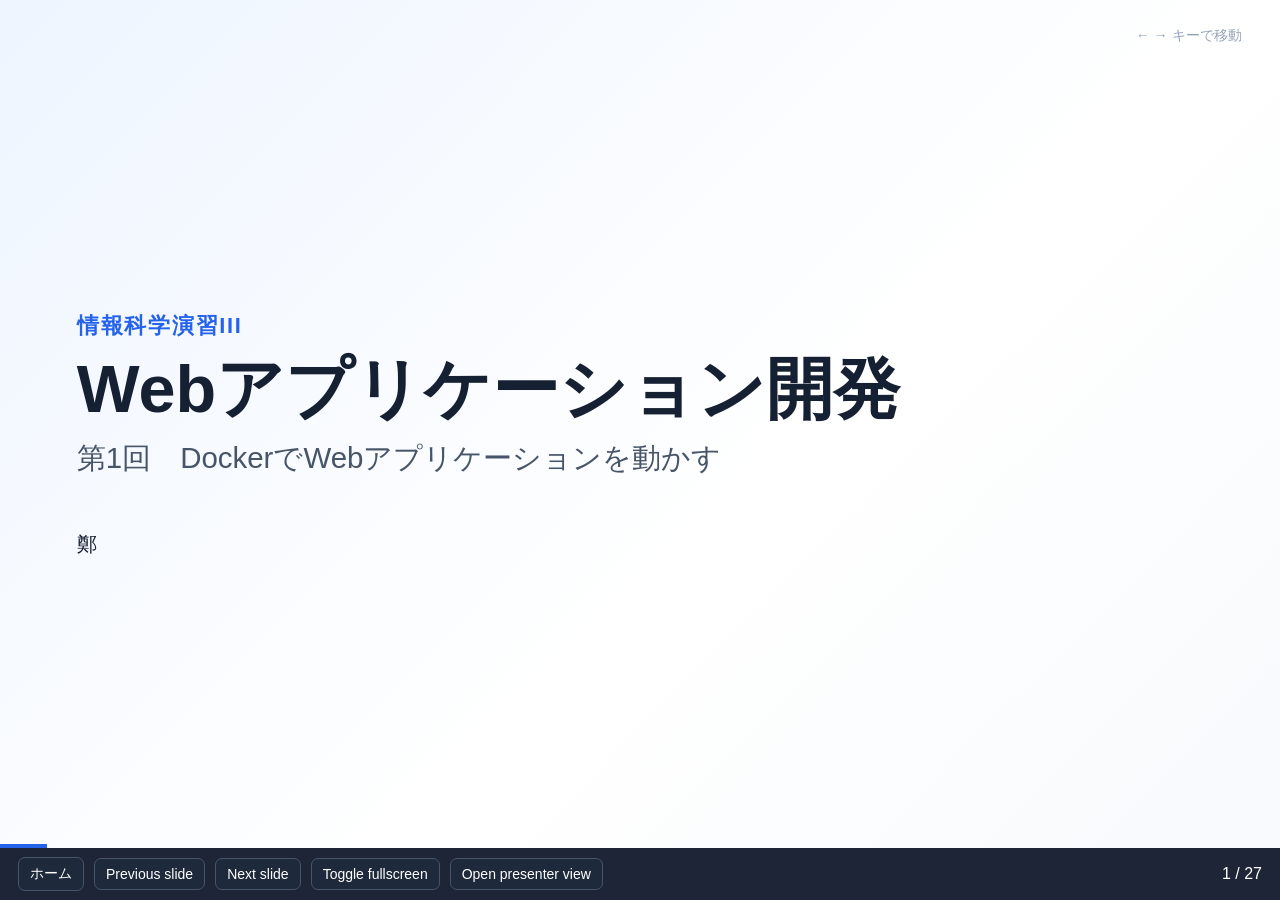
<file: slides/01-docker-web.html>
<!DOCTYPE html>

<html lang="ja"><head><meta charset="utf-8"/><meta content="width=device-width,initial-scale=1" name="viewport"/><title>第1回　DockerでWebアプリケーションを動かす | 情報科学演習III</title><link href="../assets/slides.css" rel="stylesheet"/></head><body><main class="deck"><section class="slide-page cover" data-title="第1回　DockerでWebアプリケーションを動かす"><div class="hint">← → キーで移動</div><div class="eyebrow">情報科学演習III</div><h1>Webアプリケーション開発</h1><div class="subtitle">第1回　DockerでWebアプリケーションを動かす</div><div class="author">鄭</div></section><section class="slide-page" data-title="今日のゴール"><div class="hint">← → キーで移動</div><h2>今日のゴール</h2><p class="big">MiniBoardを<span class="accent">Docker Container</span>として起動し、Browserからアクセスできるようにする。</p><div class="flow content">Source Code → Dockerfile → Image → Container → Port → Browser</div><div class="notice content">第0回では <code>python app.py</code> で動かしました。今日は「実行環境ごとまとめて動かす」方法を学びます。</div></section><section class="slide-page" data-title="150分のロードマップ"><div class="hint">← → キーで移動</div><h2>150分のロードマップ</h2><div class="three content"><div class="card"><h3>12:50–13:35</h3><p>導入・Dockerの基本<br/>hello-world</p></div><div class="card"><h3>13:35–14:15</h3><p>nginx / Port Mapping<br/>休憩・Dockerfile</p></div><div class="card"><h3>14:15–15:20</h3><p>MiniBoard Build / Run<br/>Lifecycle / Rebuild<br/>Checkpoint</p></div><div class="notice"><b>情報科学演習IIを未履修の人へ：</b> 本演習ではGit / GitHubの基本操作を利用します。必要に応じて <a href="https://huidsp.github.io/infoexp2-site/" rel="noopener noreferrer" target="_blank">情報科学演習II 教材</a> を参照してください。</div></div><p class="center content">目的 → 操作 → 期待される結果 → 確認 の順に進めます。</p></section><section class="slide-page" data-title="第0回の謎を回収する"><div class="hint">← → キーで移動</div><h2>第0回の謎を回収する</h2><div class="flow content center" style="min-width:60vw">Browser
   │  https://…-5000.app.github.dev
   ▼
Codespaces Port Forwarding
   │  :5000
   ▼
Python / Flask</div><p class="big center">今日は、この間に<span class="accent">Container</span>を入れます。</p></section><section class="slide-page" data-title="なぜContainerを使う？"><div class="hint">← → キーで移動</div><h2>なぜContainerを使う？</h2><div class="cols content"><div class="card"><h3>困ること</h3><p>Pythonの版、library、OS設定などが違うと「自分の環境では動く」が起きる。</p></div><div class="card"><h3>Docker</h3><p>アプリと実行に必要な環境をImageとしてまとめ、同じImageからContainerを作る。</p></div></div><div class="notice content"><b>目的はDockerそのものではなく、実行環境を再現しやすくすること。</b></div></section><section class="slide-page" data-title="Dockerfile / Image / Container"><div class="hint">← → キーで移動</div><h2>Dockerfile / Image / Container</h2><div class="three content"><div class="card"><h3>Dockerfile</h3><p>Imageをどう作るかを書く<span class="accent">build instructions</span></p></div><div class="card"><h3>Image</h3><p>アプリと実行環境をまとめた<span class="accent">実行用のひな型</span></p></div><div class="card"><h3>Container</h3><p>Imageから作られた<span class="accent">実行環境のinstance</span></p></div></div><div class="flow content">Dockerfile ── docker build ──▶ Image ── docker run ──▶ Container</div></section><section class="slide-page" data-title="Hands-on 1：hello-world"><div class="hint">← → キーで移動</div><h2>Hands-on 1：hello-world</h2><div class="content"><div class="notice"><b>ここからのDocker操作は各自で行います。</b> 自分のCodespaceで、全員がコマンドを実行してください。</div><pre><code>docker run --rm hello-world</code></pre><p>出力の <b>Hello from Docker!</b> を確認。</p><pre><code>docker images
docker ps</code></pre><div class="notice">観察：Imageは何が増えた？ 実行中Containerはある？ <code>--rm</code> は何をした？</div></div></section><section class="slide-page" data-title="hello-worldのContainerはどこ？"><div class="hint">← → キーで移動</div><h2>hello-worldのContainerはどこ？</h2><div class="content"><h3><code>docker ps</code> にContainerがない？</h3><p><code>docker run --rm hello-world</code> では、Containerは作成・実行されますが、処理終了後に <code>--rm</code> により自動削除されます。</p><div class="notice"><code>docker images</code> → <b>Image</b> は残る<br/><code>docker ps</code> → 実行中のContainerだけを表示するため、hello-worldは表示されない</div><h3>停止したContainerも確認してみよう</h3><pre><code>docker run hello-world
docker ps
docker ps -a</code></pre><p><code>--rm</code> を付けなければ、終了したContainerは <code>docker ps -a</code> で確認できます。</p><p class="muted">このあとnginxを起動すると、実行中のContainerを <code>docker ps</code> で確認できます。</p></div></section><section class="slide-page" data-title="Hands-on 2：nginxを起動する"><div class="hint">← → キーで移動</div><h2>Hands-on 2：nginxを起動する</h2><p class="big">まずはシンプルなWeb ServerをContainerで動かそう。</p><div class="content"><pre><code>docker run --name myweb -p 8080:80 nginx</code></pre><p><b>操作：</b>CodespacesのPortsタブで <code>8080</code> を開く（Visibilityは <b>Private</b> のまま）。</p><div class="notice">期待される結果：Browserに <b>Welcome to nginx!</b> と表示される。</div><p><b>確認：</b><code>8080</code> と <code>80</code> はそれぞれ何のPort？</p><p>終了：Terminalで <code>Ctrl+C</code>。次の操作前に <code>docker rm myweb</code>。</p></div></section><section class="slide-page" data-title="BrowserからContainerまで"><div class="hint">← → キーで移動</div><h2>BrowserからContainerまで</h2><div class="content"><div class="flow center" style="min-width:72vw; white-space:pre; line-height:1.45">Browser
    │
    │  https://…-8080.app.github.dev
    ▼
┌──────────────────────────────┐
│          Codespaces          │
│                              │
│         Port 8080            │
│             │                │
│             │ -p 8080:80     │
│             ▼                │
│    ┌──────────────────┐      │
│    │    Container     │      │
│    │                  │      │
│    │    nginx :80     │      │
│    └──────────────────┘      │
└──────────────────────────────┘</div><p class="big center"><b>BrowserはPortを通して、Container内のWebサーバにアクセスしている。</b></p><div class="notice center"><code>Browser ── HTTP ──▶ Web Server</code><br/>通信の中身（HTTP）は<span class="accent">第2回</span>で詳しく見ます。</div></div></section><section class="slide-page" data-title="StarterのDockerfileを読む"><div class="hint">← → キーで移動</div><h2>StarterのDockerfileを読む</h2><div class="content"><pre><code>FROM python:3.12-slim
WORKDIR /app
COPY requirements.txt .
RUN pip install --no-cache-dir -r requirements.txt
COPY . .
EXPOSE 5000
CMD ["python", "app.py"]</code></pre><p><b>Teamで1行ずつ：</b>「この行がないと何が困る？」まで説明してみる。</p></div></section><section class="slide-page" data-title="Hands-on 3：MiniBoard ImageをBuild"><div class="hint">← → キーで移動</div><h2>Hands-on 3：MiniBoard ImageをBuild</h2><p class="big">DockerfileからImageを作る。</p><div class="content"><pre><code>docker build -t miniboard .
docker images</code></pre><p><b>操作：</b>Starterの <code>Dockerfile</code> があるディレクトリで実行する。</p><div class="notice">期待される結果：Buildが成功し、Image一覧に <code>miniboard</code> が現れる。</div><p><b>確認：</b><code>-t miniboard</code> と最後の <code>.</code> は何を指定している？</p></div></section><section class="slide-page" data-title="第0回のFlaskを停止">
<div class="hint">← → キーで移動</div>
<h2>第0回のFlaskを停止</h2>
<p class="big">MiniBoardをDockerで起動する前に、Port 5000を空けておきます。</p>
<div class="cols content">
<div class="card">
<h3>実行中のTerminalが残っている場合</h3>
<p><code>python app.py</code> を実行したTerminalを開きます。</p>
<pre><code>Ctrl + C</code></pre>
<p>これでFlaskを停止できます。</p>
</div>
<div class="card">
<h3>どのTerminalか分からない場合</h3>
<p>次のコマンドで確認します。</p>
<pre><code>ps aux | grep app.py</code></pre>
<p><code>python app.py</code> が表示された場合は、教員・TAに確認してください。</p>
</div>
</div>
<div class="notice content"><b>なぜ？</b> 第0回のFlaskとDocker Containerが同じHost側のPort 5000を同時に使用できないためです。</div>
</section><section class="slide-page" data-title="Hands-on 4：MiniBoardをRun"><div class="hint">← → キーで移動</div><h2>Hands-on 4：MiniBoardをRun</h2><p class="big">作ったImageからContainerを起動する。</p><div class="content"><pre><code>docker run --name miniboard -p 5000:5000 miniboard</code></pre><p><b>事前確認：</b> 第0回の <code>python app.py</code> が停止していることを確認する。</p><div class="notice">期待される結果：Flaskが起動し、CodespacesのPortsタブに <code>5000</code> が現れる。</div><p><b>確認：</b>ここではPythonを直接起動する代わりに、何を実行している？</p><div class="warn notice"><b>address already in use</b> と表示されたら、Port 5000がすでに使用されています。第0回の <code>python app.py</code> が残っていないか確認してください。</div></div></section><section class="slide-page" data-title="5000:5000 は何？"><div class="hint">← → キーで移動</div><h2>5000:5000 は何？</h2><div class="cols content"><div><pre><code>-p 5000:5000</code></pre><p><b>左：</b>Codespace側のPort<br/><b>右：</b>Container側のPort</p></div><div class="flow">Browser
   ↓
Codespaces :5000
   ↓  -p 5000:5000
Container :5000
   ↓
Flask</div></div><div class="warn notice content">数字は何でもよいわけではありません。右側はContainer内でアプリがlistenしているPortと一致させます。</div></section><section class="slide-page" data-title="Hands-on 5：Browserで確認"><div class="hint">← → キーで移動</div><h2>Hands-on 5：Browserで確認</h2><p class="big">Codespacesの転送URLでMiniBoardを開く。</p><div class="content"><ol><li>Codespaces → <b>Ports</b> → <code>5000</code> を確認。</li><li>Visibilityを <b>Private</b> にしたまま、転送URLを開く。</li><li>MiniBoardにテストメッセージを投稿する。</li></ol><div class="notice">期待される結果：投稿が画面に表示される。</div><p><b>確認：</b>Browserから見ているのはGitHub Pages？ それともCodespaceで動いているFlask？</p></div></section><section class="slide-page" data-title="Portsタブの確認ポイント"><div class="hint">← → キーで移動</div><h2>Portsタブの確認ポイント</h2><div class="content"><h3>Portsタブに複数の番号が表示されてもOK</h3><p><code>5000</code> はMiniBoard、<code>8080</code> はnginx実験で使うポートです。</p><p>Codespaces / VS Codeが自動的に検出した別の番号が表示されることもあります。<b>演習に関係のないポートを削除する必要はありません。</b></p><div class="notice"><b>確認すること：</b>目的のポート番号・転送URL・<b>Private</b> の表示範囲。</div><p class="muted">Terminalが空白になる場合は「Codespacesガイド」のTroubleshootingを確認してください。</p></div></section><section class="slide-page" data-title="動作を観察する"><div class="hint">← → キーで移動</div><h2>動作を観察する</h2><div class="content"><p class="big">実際に2〜3件投稿してみる。</p><p>ここでは機能を実装するのではなく、完成しているStarterを<span class="accent">black boxとして動かして観察</span>します。</p><div class="notice">StarterにはHTTP/API/SQLiteがすでに入っています。第2回・第3回で中身を順番に解剖します。</div></div></section><section class="slide-page" data-title="Hands-on 6：Stop → Start"><div class="hint">← → キーで移動</div><h2>Hands-on 6：Stop → Start</h2><p class="big">Containerを停止して、同じContainerを再起動する。</p><div class="content"><ol><li>MiniBoardに <code>keep-test</code> と投稿。</li><li>実行中のTerminalで <code>Ctrl+C</code>。</li><li>以下を実行し、Portsから再度ページを開く。</li></ol><pre><code>docker start -a miniboard</code></pre><div class="notice">期待される結果：同じContainerのデータが残り、<code>keep-test</code> が見える。</div><p><b>確認：</b>「停止」と「削除」は同じ操作？</p></div></section><section class="slide-page" data-title="Hands-on 7：Remove → Re-create"><div class="hint">← → キーで移動</div><h2>Hands-on 7：Remove → Re-create</h2><p class="big">Containerを削除して、Imageから新しく作り直す。</p><div class="content"><p>先ほどのContainerを <code>Ctrl+C</code> で停止してから：</p><pre><code>docker rm miniboard
docker run --name miniboard -p 5000:5000 miniboard</code></pre><div class="notice">期待される結果：新しいContainerのSQLiteデータは初期状態に戻る（Volumeを使わない今回の構成）。</div><p><b>確認：</b>なぜstop/startでは残り、remove/re-createでは消えた？ 第3回で再検討します。</p></div></section><section class="slide-page" data-title="Hands-on 8：変更 → Rebuild"><div class="hint">← → キーで移動</div><h2>Hands-on 8：変更 → Rebuild</h2><p class="big">ソースを変えても、既存Imageは自動更新されない。</p><div class="content"><ol><li>画面タイトルなど、表示される文字を1か所変更する。</li><li>実行中のContainerを <code>Ctrl+C</code> で停止。</li><li>旧Containerを削除し、Imageを再Buildする。</li></ol><pre><code>docker rm miniboard
docker build -t miniboard .
docker run --name miniboard -p 5000:5000 miniboard</code></pre><div class="notice">期待される結果：変更した表示が反映される。</div><p><b>確認：</b>なぜ変更後に <code>docker build</code> が必要？</p></div></section><section class="slide-page" data-title="ここからTeamで開発"><div class="hint">← → キーで移動</div><h2>ここからTeamで開発</h2><p class="big">ここまでのDocker操作は、<b>各自のCodespaceで全員が実施</b>しました。</p><p class="big">ここからは、<b>Teamで1つのMiniBoard</b>を開発します。</p><div class="cols content">
<div class="card">
<h3>Team Leader</h3>
<ul>
<li>Teamごとに1名</li>
<li>全3回を通して固定</li>
<li>Repository管理担当</li>
<li>LeaderのGitHub Repository / CodespaceをTeamの開発環境として使用</li>
</ul>
</div>
<div class="card">
<h3>Team Members</h3>
<ul>
<li>Leaderだけが開発するわけではない</li>
<li>Branch / Pull Request / Reviewを使って全員が参加</li>
<li>第2回以降も同じTeamで開発</li>
</ul>
</div>
</div><div class="flow center">Individual Hands-on  →  Team Development</div><div class="notice content"><b>Team Leader = Repository管理担当</b>。「開発を一人で担当する人」ではありません。</div><div class="notice content"><b>IIを未履修の人へ：</b> Branch / Pull Request / Reviewの基本操作は <a href="https://huidsp.github.io/infoexp2-site/" rel="noopener noreferrer" target="_blank">情報科学演習II 教材</a> を参照してください。</div></section><section class="slide-page" data-title="Team Challenge"><div class="hint">← → キーで移動</div><h2>Team Challenge</h2><div class="content"><p class="big">MiniBoardを「自分たちのApp」にする。</p><div class="cols"><div class="card"><h3>必須</h3><p>App名 / Team名 / 説明文 / 見た目のどれかを変更</p></div><div class="card"><h3>確認</h3><p>Edit → Build → Run → Browser のloopを1回以上回す</p></div></div><p>まだAPIやDBの仕様は変えません。</p></div></section><section class="slide-page" data-title="IIのWorkflowを再利用"><div class="hint">← → キーで移動</div><h2>IIのWorkflowを再利用</h2><div class="flow content">Issue → Branch → Edit → Check → Commit / Push → Pull Request → Review → Merge<div class="notice"><b>参考：</b> Git / GitHub / Branch / Pull Request / Reviewの復習は <a href="https://huidsp.github.io/infoexp2-site/" rel="noopener noreferrer" target="_blank">情報科学演習II 教材</a> から確認できます。</div></div><div class="notice content"><b>説明できないコードは commit / approve / merge しない。</b><br/>Git/GitHub操作そのものは再講義しません。IIIではWeb App開発に使います。</div></section><section class="slide-page" data-title="Checkpoint"><div class="hint">← → キーで移動</div><h2>Checkpoint</h2><div class="content check"><p>□ <code>docker build -t miniboard .</code> が成功</p><p>□ <code>docker run --name miniboard -p 5000:5000 miniboard</code> が成功</p><p>□ Private URLでMiniBoardが見える</p><p>□ Dockerfile / Image / Containerを区別できる</p><p>□ <code>-p 5000:5000</code> を説明できる</p><p>□ Teamの変更をPRでmergeした</p></div></section><section class="slide-page" data-title="次回"><div class="hint">← → キーで移動</div><h2>次回</h2><div class="eyebrow">第2回</div><div class="hook">BrowserとPythonは、<br/>どうやってデータをやり取りしている？</div><div class="flow content center" style="min-width:58vw">Frontend → HTTP Request → Flask API
Frontend ← HTTP Response ← Flask API</div><p class="big center">次は「動く」の中身を追跡します。</p></section><section class="slide-page" data-title="第1回 個人レポート"><div class="hint">← → キーで移動</div><h2>第1回 個人レポート</h2><p class="big">演習終了後、個人で提出してください。</p><div class="content"><ol><li>本日、自分が担当・実施した作業を、実際に使ったコマンドや確認結果を挙げて具体的に説明する。</li><li>Dockerfile / Image / Containerの関係を、今日のBuild / Runの操作と関連付けて説明する。</li><li><code>-p 5000:5000</code> の意味と、CodespacesでBrowserからアクセスできる理由を説明する。</li><li>stop/startとremove/re-createのデータの違いを説明し、疑問点を記す。</li></ol><div class="notice">単に「できた」と書くのではなく、<b>何を行い、何を観察し、どう理解したか</b> を自分の言葉で説明してください。</div></div></section></main><div class="progress"></div><div class="controls"><a href="../index.html">ホーム</a><button data-prev="">Previous slide</button><button data-next="">Next slide</button><button data-full="">Toggle fullscreen</button><button data-presenter="">Open presenter view</button><span class="counter"></span></div><script src="../assets/slides.js"></script></body></html>
</file>
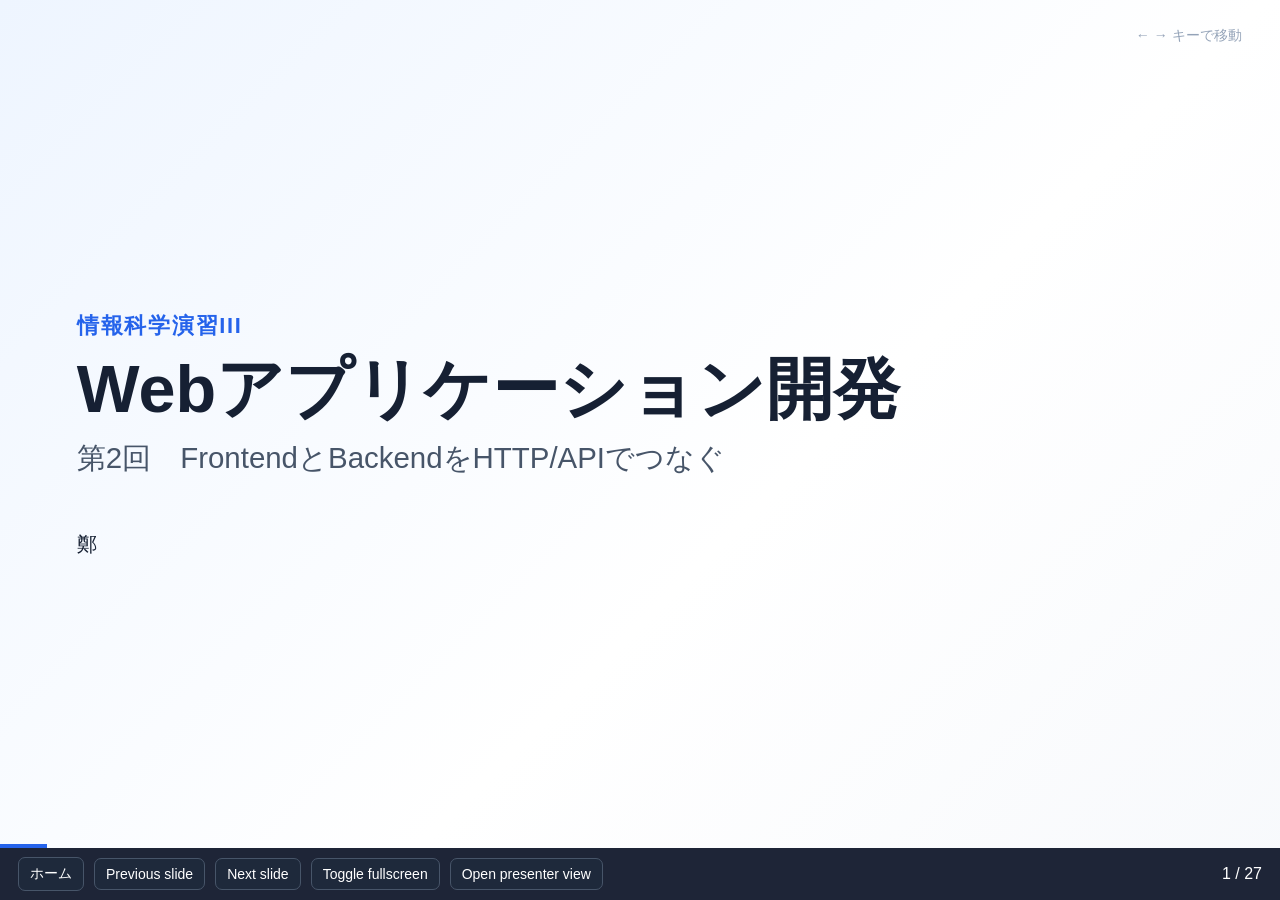
<file: slides/02-http-api.html>
<!DOCTYPE html>

<html lang="ja"><head><meta charset="utf-8"/><meta content="width=device-width,initial-scale=1" name="viewport"/><title>第2回　FrontendとBackendをHTTP/APIでつなぐ | 情報科学演習III</title><link href="../assets/slides.css" rel="stylesheet"/></head><body><main class="deck"><section class="slide-page cover" data-title="第2回　FrontendとBackendをHTTP/APIでつなぐ"><div class="hint">← → キーで移動</div><div class="eyebrow">情報科学演習III</div><h1>Webアプリケーション開発</h1><div class="subtitle">第2回　FrontendとBackendをHTTP/APIでつなぐ</div><div class="author">鄭</div></section><section class="slide-page" data-title="今日のゴール"><div class="hint">← → キーで移動</div><h2>今日のゴール</h2><p class="big">「投稿」クリックから画面更新までを追跡し、<span class="accent">Frontend / HTTP / API / Backend</span> の役割を説明する。</p><div class="flow content">Browser → JavaScript → HTTP → Flask → JSON → JavaScript → Browser</div></section><section class="slide-page" data-title="150分のロードマップ"><div class="hint">← → キーで移動</div><h2>150分のロードマップ</h2><div class="three content"><div class="card"><h3>0–35分｜理解</h3><p>Frontend / Backend<br/>HTTP / JSON / API</p></div><div class="card"><h3>35–90分｜各自で確認</h3><p>GET / POST<br/>Route / fetch / Network</p></div><div class="card"><h3>90–150分｜Team開発</h3><p>小さな改善<br/>PR / Review / 報告</p></div></div></section><section class="slide-page" data-title="第1回からの準備"><div class="hint">← → キーで移動</div><h2>第1回からの準備</h2><div class="content"><p class="big">まず、<b>各自のCodespace</b>でMiniBoardを起動します。</p><pre><code>docker ps -a
# 第1回のminiboard Containerが残っている場合
docker start miniboard
# 起動していなければ、第1回の手順を確認</code></pre><div class="notice">Portsタブの <b>5000</b> からMiniBoardを開き、投稿できることを確認。<code>docker start</code> は既存Containerを再開する操作です。</div><p class="muted">Containerが存在しない場合は、第1回の <code>docker build</code> → <code>docker run</code> を実施。<code>docker ps</code> で状態を確認。</p></div></section><section class="slide-page" data-title="第1回：外から見たMiniBoard"><div class="hint">← → キーで移動</div><h2>第1回：外から見たMiniBoard</h2><div class="flow content center" style="min-width:58vw">Browser
   ↓
Codespaces Port
   ↓
Container
   ↓
???
   ↓
投稿が保存される</div><p class="big center">今日は <span class="accent">???</span> の中を追います。</p></section><section class="slide-page" data-title="Frontend / Backend"><div class="hint">← → キーで移動</div><h2>Frontend / Backend</h2><div class="cols content"><div class="card"><h3>Frontend</h3><p>ユーザが見る・操作する部分</p><p><code>templates/index.html</code><br/><code>static/app.js</code><br/><code>static/style.css</code></p></div><div class="card"><h3>Backend</h3><p>Requestを受けて処理しResponseを返す部分</p><p><code>app.py</code><br/>Python / Flask</p></div></div></section><section class="slide-page" data-title="Hands-on 1：コードの場所を探す"><div class="hint">← → キーで移動</div><h2>Hands-on 1：コードの場所を探す</h2><div class="content">
<p class="big">各自のCodespaceでファイルを開き、何を担当しているか確認します。</p>
<div class="cols">
<div class="card"><h3>Frontend（ブラウザ側）</h3>
<p><code>templates/index.html</code><br/><small>画面の構造：入力欄・投稿ボタン</small></p>
<p><code>static/style.css</code><br/><small>画面の見た目：色・文字・配置</small></p>
<p><code>static/app.js</code><br/><small>画面の動作：クリック処理・API通信</small></p>
</div>
<div class="card"><h3>Backend（サーバ側）</h3>
<p><code>app.py</code><br/><small>HTTP Requestを受け、投稿の取得・登録などを処理する</small></p>
<div class="notice">FlaskはHTML等も配信しますが、JavaScriptはブラウザ側で実行されます。</div>
</div>
</div>
<div class="notice"><b>問い：</b> ① 投稿ボタンはどこで定義？　② クリック後の処理はどこ？　③ <code>/api/messages</code> を処理するFlaskコードはどこ？</div>
</div></section><section class="slide-page" data-title="HTTPの最小モデル"><div class="hint">← → キーで移動</div><h2>HTTPの最小モデル</h2><div class="flow content center" style="min-width:65vw">Client / Browser                         Server / Flask
      │   Request: GET /api/messages            │
      ├────────────────────────────────────────▶│
      │          Response: 200 OK + JSON         │
      │◀────────────────────────────────────────┤</div><p class="center content">HTTPはClientとServerがやり取りするためのルール。</p></section><section class="slide-page" data-title="Method / URL / Status"><div class="hint">← → キーで移動</div><h2>Method / URL / Status</h2><div class="content">
<p class="big">HTTPは <b>Request（依頼）</b> と <b>Response（結果）</b> のやり取り。</p>
<div class="cols">
<div class="card">
<h3>① Request：何をしてほしい？</h3>
<pre><code>GET /api/messages HTTP/1.1
Host: localhost:5000</code></pre>
<p><b>Method：</b><code>GET</code> → 投稿一覧を取得</p>
<p><b>URL：</b><code>/api/messages</code> → 対象のAPI</p>
<p><b>HTTP/1.1：</b>通信のプロトコルバージョン</p>
</div>
<div class="card">
<h3>② Response：結果はどうだった？</h3>
<pre><code>HTTP/1.1 200 OK
Content-Type: application/json

[{"id":1,"name":"Alice",
  "message":"Hello!"}]</code></pre>
<p><b>Status：</b><code>200 OK</code> → 取得成功</p>
<p><b>Body：</b>投稿データ（JSON）</p>
</div>
</div>
<div class="notice"><b>ほかのStatus例：</b><code>201 Created</code>（作成成功）／<code>400 Bad Request</code>（入力に問題）／<code>404 Not Found</code>（対象なし）</div>
<div class="notice"><b>問い：</b><code>GET /api/messages</code> と <code>POST /api/messages</code> は、URLが同じなのに、なぜ処理が違う？</div>
<p class="muted">※ 上のHTTPメッセージとJSONは説明用の例です。実際のResponseは後のcurl実習で確認します。</p>
</div></section><section class="slide-page" data-title="MiniBoardのAPI Contract"><div class="hint">← → キーで移動</div><h2>MiniBoardのAPI Contract</h2><div class="content"><table style="width:100%;font-size:.86em"><tr><th>Method</th><th>URL</th><th>役割</th></tr><tr><td>GET</td><td><code>/api/messages</code></td><td>投稿一覧</td></tr><tr><td>POST</td><td><code>/api/messages</code></td><td>新規投稿</td></tr><tr><td>PUT</td><td><code>/api/messages/&lt;id&gt;</code></td><td>投稿更新</td></tr><tr><td>DELETE</td><td><code>/api/messages/&lt;id&gt;</code></td><td>投稿削除</td></tr></table><div class="notice"><b>API Contract：</b>FrontendとBackendの「約束」。URL・Method・JSON形式を共有する。</div></div></section><section class="slide-page" data-title="JSON：データの表現"><div class="hint">← → キーで移動</div><h2>JSON：データの表現</h2><div class="content"><pre><code>{
  "id": 4,
  "name": "docker",
  "message": "Hello from Docker!",
  "created_at": "..."
}</code></pre><p>HTMLそのものではなく、FrontendとBackendの間では<span class="accent">データ</span>をJSONとしてやり取りできます。</p></div><div class="notice content">上はJSONの<b>例</b>です。実際のフィールド名・形式は <code>curl</code> の結果と <code>app.py</code> で確認してください。</div></section><section class="slide-page" data-title="ここからIndividual Hands-on"><div class="hint">← → キーで移動</div><h2>ここからIndividual Hands-on</h2><div class="content"><p class="big"><b>全員が自分のCodespaceで操作</b>します。</p><div class="flow center">APIを呼ぶ → 結果を見る → コードと対応づける</div><div class="notice">MiniBoardは起動したままにします。<code>curl</code> は<b>新しいTerminal</b>で実行してください。</div></div></section><section class="slide-page" data-title="Hands-on 2：GETとlocalhost"><div class="hint">← → キーで移動</div><h2>Hands-on 2：GETとlocalhost</h2><div class="content"><p>Codespaceの<strong>新しいTerminal</strong>で実行し、StatusとJSONを確認します。</p>
<pre><code>curl -i http://localhost:5000/api/messages</code></pre>
<div class="cols">
<div class="card"><h3>Requestはどこへ？</h3>
<div style="font-family:monospace;white-space:pre-line;line-height:1.65">Codespace内のcurl
↓ localhost:5000
Docker Port Mapping（5000:5000）
↓ Container :5000
Flask（app.py）</div>
</div>
<div class="card"><h3>ここでのlocalhost</h3>
<p><strong>curlを実行しているCodespace自身</strong>を指します。</p>
<p>手元のPC（Macなど）やGitHub Pagesではありません。</p>
<p><strong>確認：</strong><code>200 OK</code> とResponse Body（例：<code>[]</code>）を区別する。</p>
</div>
</div>
<div class="notice"><b>ポイント：</b><code>localhost</code> はコマンドを実行する環境自身。PCのTerminalで実行すると、そのPCを指します。</div>
<p><b>問い：</b>同じコマンドを自分のPCで実行すると、同じMiniBoardにアクセスできる？</p>
</div></section><section class="slide-page" data-title="POSTをcurlで送る"><div class="hint">← → キーで移動</div><h2>POSTをcurlで送る</h2><div class="content"><pre><code>curl -i -X POST http://localhost:5000/api/messages \
  -H "Content-Type: application/json" \
  -d '{"name":"api-test","message":"Hello API"}'</code></pre><p>ResponseのStatusとJSONを確認。次にBrowserを再読み込みして投稿が見えるか確かめる。</p><div class="ok notice">Browserとcurlは別のClientだが、同じBackendへRequestを送っている。</div></div></section><section class="slide-page" data-title="Flask Routeを読む"><div class="hint">← → キーで移動</div><h2>Flask Routeを読む</h2><div class="content">
<div class="cols"><div class="card"><h3>GET：投稿一覧を取得</h3><pre><code>@app.get("/api/messages")
def get_messages():
    ...
    return jsonify(...)</code></pre><p><code>GET /api/messages</code> → <code>get_messages()</code><br/><code>jsonify()</code>：PythonのデータをJSON Responseにする。</p></div>
<div class="card"><h3>POST：新しい投稿を登録</h3><pre><code>@app.post("/api/messages")
def create_message():
    data = request.get_json(...)
    ...
    return jsonify(...), 201</code></pre><p><code>POST /api/messages</code> → <code>create_message()</code><br/><code>request.get_json()</code>：Request BodyのJSONを読む。</p></div></div>
<div class="notice"><b>Request → Response：</b> <code>request.get_json()</code> は受信、<code>jsonify()</code> は送信。<code>, 201</code> は作成成功のStatus Code。</div>
<div class="notice"><b>確認：</b> 先ほどの <code>curl GET / POST</code> は、<code>app.py</code> のどちらの関数に対応する？ ※コードは説明用の抜粋です。実際の処理は自分の <code>app.py</code> で確認。</div>
</div><div class="notice content">このコードは流れを示す<b>抜粋イメージ</b>です。実際の処理は自分の <code>app.py</code> で確認してください。</div></section><section class="slide-page" data-title="Frontendのfetchを読む"><div class="hint">← → キーで移動</div><h2>Frontendのfetchを読む</h2><div class="content"><p class="big"><code>static/app.js</code> の <code>fetch()</code> がBrowserからHTTP Requestを送る。</p>
<pre><code>const response = await fetch('/api/messages', {
  method: 'POST',
  headers: {'Content-Type': 'application/json'},
  body: JSON.stringify({name, message})
});</code></pre>
<div class="cols"><div class="card"><h3>送る側（Request）</h3><p><code>method: 'POST'</code>：投稿を作成<br/><code>headers</code>：JSONを送ると通知<br/><code>JSON.stringify(...)</code>：JavaScriptの値 → JSON文字列</p></div><div class="card"><h3>受け取る側（Response）</h3><p><code>response.status</code>：結果のStatus Code<br/><code>await response.json()</code>：JSON Response BodyをJavaScriptの値に変換</p></div></div>
<div class="notice"><b>問い：</b> <code>fetch()</code> の <code>POST /api/messages</code> は <code>app.py</code> のどのRouteにつながる？ ※説明用コード。実際の処理は <code>static/app.js</code> で確認。</div></div><div class="notice content">これは <code>fetch()</code> の基本形です。実際の送信処理と画面更新の順序は <code>static/app.js</code> で確認してください。</div></section><section class="slide-page" data-title="Requestの旅"><div class="hint">← → キーで移動</div><h2>Requestの旅</h2><div class="content"><div class="flow center" style="min-width:62vw">① Browser：投稿ボタンを押す<br/>↓<br/>② JavaScript（static/app.js）：JSONを作り、POSTを送る<br/>↓<br/>③ Flask（app.py）：POST Routeで受信・入力確認・保存<br/>↓<br/>④ Flask → Browser：201 Created + JSON Response<br/>↓<br/>⑤ JavaScript：画面を更新し、投稿を表示</div>
<div class="notice"><b>⑤の実装は要確認：</b> 再度 <code>GET /api/messages</code> を送る場合と、POSTのResponseを利用する場合がある。自分の <code>static/app.js</code> で確認しよう。</div></div><div class="notice content">⑥の再取得があるか、またはPOSTのResponseを使って更新するかは、実際のJavaScriptで確かめてください。</div></section><section class="slide-page" data-title="Browser DevToolsで確認"><div class="hint">← → キーで移動</div><h2>Browser DevToolsで確認</h2><div class="content"><p class="big">MiniBoardを開き、BrowserのDeveloper Tools → <b>Network</b> で投稿を観察する。</p>
<div class="cols"><div class="card"><h3>① Requestを確認</h3><p>Networkを開く → 投稿する → <code>/api/messages</code> を選択。<br/><b>Method</b>：POST<br/><b>Request Payload</b>：name / message</p></div><div class="card"><h3>② Responseを確認</h3><p><b>Status</b>：成功時は201<br/><b>Response Body</b>：返されたJSON<br/>必要なら、続くGET Requestも探す。</p></div></div>
<div class="notice">Networkに何も出ない場合は、Networkを開いた状態でもう一度投稿する。Safariは「Webインスペクタ」、Chromeは「Developer Tools」。</div></div><div class="notice content">DevToolsの開き方はBrowserによって異なります。Safariの場合はWebインスペクタを利用してください。</div></section><section class="slide-page" data-title="エラーもResponse"><div class="hint">← → キーで移動</div><h2>エラーもResponse</h2><div class="content"><p>必須項目を空にしたPOSTを送り、<b>失敗時もHTTP Responseが返る</b>ことを確かめる。</p>
<pre><code>curl -i -X POST http://localhost:5000/api/messages \
  -H "Content-Type: application/json" \
  -d '{"name":"","message":""}'</code></pre>
<div class="cols"><div class="card"><h3>Request</h3><p>Method：POST<br/>URL：<code>/api/messages</code><br/>Body：空のname / message</p></div><div class="card"><h3>Response（Starterの想定）</h3><p>Status：<code>400 Bad Request</code><br/>Body：<code>{"error":"name and message are required"}</code></p></div></div>
<div class="warn notice">実際のStatusとBodyを <code>curl</code> で確認し、<code>app.py</code> の入力チェックと対応付ける。</div></div></section><section class="slide-page" data-title="Hands-on：通信の流れを説明する"><div class="hint">← → キーで移動</div><h2>Hands-on：通信の流れを説明する</h2><div class="content"><p class="big">Team開発の前に、<b>各自のCodespace</b>でRequestとResponseを説明できるか確認。</p>
<div class="cols"><div class="card"><h3>実際に確認する</h3><p>① <code>curl</code> でGET / POST<br/>② <code>app.py</code> のRouteを探す<br/>③ <code>static/app.js</code> の <code>fetch()</code> を探す<br/>④ BrowserのNetworkでPOSTを観察</p></div><div class="card"><h3>自分の言葉で説明する</h3><p>・誰がRequestを送る？<br/>・どのRouteが受け取る？<br/>・JSONはどちらへ流れる？<br/>・Status 200 / 201 / 400は何を示す？</p></div></div>
<div class="notice">第2回個人レポートには、実際に観察した通信と、自分が理解した流れを記録する。</div></div></section><section class="slide-page" data-title="ここからTeamで開発"><div class="hint">← → キーで移動</div><h2>ここからTeamで開発</h2><div class="content"><p class="big">ここまでは<b>各自のCodespace</b>で操作しました。ここからは<b>Teamで1つのMiniBoard</b>を改善します。</p><div class="cols"><div class="card"><h3>Leader（固定）</h3><p>Repository / Codespaceの管理担当。全3回を通して同じ人。</p></div><div class="card"><h3>Members</h3><p>Branch / Pull Request / Reviewを使い、全員が作業・確認に参加。</p></div></div><div class="notice">IIの操作を復習：<a href="https://huidsp.github.io/infoexp2-site/" rel="noopener noreferrer" target="_blank">情報科学演習II 教材</a></div></div></section><section class="slide-page" data-title="Parallel Work と API Contract"><div class="hint">← → キーで移動</div><h2>Parallel Work と API Contract</h2><div class="content"><div class="cols"><div class="card"><h3>Pair A</h3><p>Frontend<br/>HTML / JS / UX</p></div><div class="card"><h3>Pair B</h3><p>Backend<br/>validation / response</p></div></div><div class="notice"><b>勝手にURLやJSON形式を変えない。</b>変更が必要ならPRで影響範囲を説明する。</div></div></section><section class="slide-page" data-title="Team Challenge：小さな改善"><div class="hint">← → キーで移動</div><h2>Team Challenge：小さな改善</h2><div class="content"><p class="big">API Contractを壊さず、<b>使いやすさを1つ改善</b>します。</p><div class="cols"><div class="card"><h3>必須</h3><p>例：入力文字数の表示、空入力の送信防止、投稿後の成功メッセージ。</p><p>変更前後をBrowserで確認。</p></div><div class="card"><h3>Team作業</h3><p>担当決定 → Branchで変更 → PR → 別メンバーがReview → Merge。</p><p>変更したファイルと影響するHTTP通信を説明。</p></div></div><div class="notice">Backend / DBの大きな改造は第3回へ。今日の主役は<b>FrontendとAPIのつながり</b>。</div></div></section><section class="slide-page" data-title="Checkpoint"><div class="hint">← → キーで移動</div><h2>Checkpoint</h2><div class="content check"><p>□ 自分のCodespaceでMiniBoardを起動した</p><p>□ GET / POSTをcurlで確認した</p><p>□ Browser NetworkでRequest / Responseを見た</p><p>□ fetchとFlask Routeの対応を説明できる</p><p>□ Teamで変更を確認し、PR / Reviewに参加した</p></div></section><section class="slide-page" data-title="第2回 個人レポート"><div class="hint">← → キーで移動</div><h2>第2回 個人レポート</h2><div class="content"><p class="big">個人レポートは<b>Moodle</b>に提出します。</p><ol><li>自分で実施した操作（GET / POST / Networkの確認）</li><li>「投稿」クリックから画面更新までの流れを自分の言葉で説明</li><li>Request / Responseの観察結果（必要に応じてスクリーンショット）</li><li>Team Challengeで自分が担当したこと</li><li>振り返り・疑問点</li></ol><div class="notice">Moodleに掲載するテンプレートを使用。提出期限・形式はMoodleの課題欄を確認してください。</div></div></section><section class="slide-page" data-title="次回"><div class="hint">← → キーで移動</div><h2>次回</h2><div class="eyebrow">第3回</div><div class="hook">投稿は、どこに残っている？</div><div class="flow content center" style="min-width:58vw">Browser → API → Flask → SQLite
                     ↓
                 data/miniboard.db</div><p class="big center">最後は「残す」→「発展させる」→「公開する」。</p><div class="notice content">第3回では、保存先のSQLiteとCRUDを確認し、最終的なWebアプリに仕上げます。</div></section><section class="slide-page" data-title="今日のまとめ"><div class="hint">← → キーで移動</div><h2>今日のまとめ</h2><div class="content"><ol><li>GETとPOSTの違いをMiniBoardの例で説明できる？</li><li>HTTP RequestとResponseのどこにJSONがある？</li><li><code>fetch()</code> とFlask Routeはどう対応する？</li><li>Teamでの変更はAPI Contractに影響した？</li></ol></div></section></main><div class="progress"></div><div class="controls"><a href="../index.html">ホーム</a><button data-prev="">Previous slide</button><button data-next="">Next slide</button><button data-full="">Toggle fullscreen</button><button data-presenter="">Open presenter view</button><span class="counter"></span></div><script src="../assets/slides.js"></script></body></html>
</file>
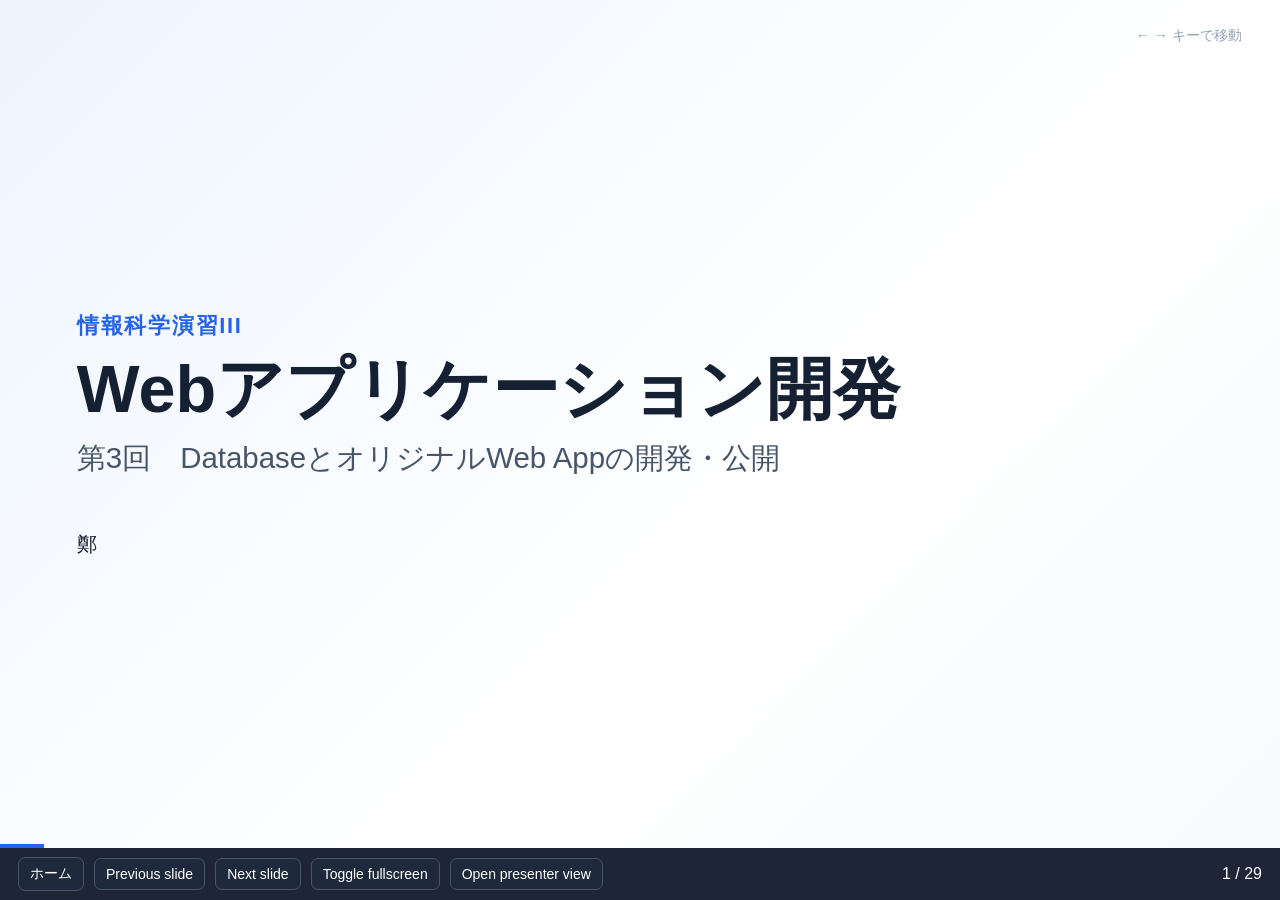
<file: slides/03-db-publish.html>
<!DOCTYPE html>

<html lang="ja"><head><meta charset="utf-8"/><meta content="width=device-width,initial-scale=1" name="viewport"/><title>第3回　DatabaseとオリジナルWeb Appの開発・公開 | 情報科学演習III</title><link href="../assets/slides.css" rel="stylesheet"/><style>
/* 第7・8頁：表の列位置を固定し、見出しとデータを左揃えにする */
.slide-page table.lesson-aligned { width:100%; table-layout:fixed; border-collapse:collapse; }
.slide-page table.lesson-aligned th,
.slide-page table.lesson-aligned td { text-align:left; vertical-align:middle; padding:0.45em 0.55em; box-sizing:border-box; }
.slide-page table.lesson-aligned th { border-bottom:2px solid #cbd5e1; }
.slide-page table.lesson-aligned td { border-bottom:1px solid #e5eaf0; }
.slide-page table.lesson-aligned tr > :first-child { padding-left:0.3em; }
.slide-page table.lesson-aligned tr > :last-child { padding-right:0.3em; }
</style></head><body><main class="deck"><section class="slide-page cover" data-title="第3回　DatabaseとオリジナルWeb Appの開発・公開"><div class="hint">← → キーで移動</div><div class="eyebrow">情報科学演習III</div><h1>Webアプリケーション開発</h1><div class="subtitle">第3回　DatabaseとオリジナルWeb Appの開発・公開</div><div class="author">鄭</div></section><section class="slide-page" data-title="今日のゴール"><div class="hint">← → キーで移動</div><h2>今日のゴール</h2><div class="cols content"><div class="card"><h3>① Databaseを理解する</h3><p>SQLiteを使ったデータの保存・取得の仕組みを理解する。</p><p class="accent">Flask ⇄ SQLite</p></div><div class="card"><h3>② Web Appを完成・公開する</h3><p>Teamで考えたWeb Appを完成させ、他のTeamに使ってもらう。</p><p class="accent">Team開発 → Festival</p></div></div><div class="notice content">MiniBoardを拡張しても、オリジナルWeb Appを作っても構いません。</div></section><section class="slide-page" data-title="150分のロードマップ"><div class="hint">← → キーで移動</div><h2>150分のロードマップ</h2><div class="content"><div class="cols"><div class="card"><h3>0–40分</h3><p><b>SQLite / CRUD</b><br/>仕組みの理解・Hands-on</p></div><div class="card"><h3>40–50分</h3><p><b>Team Planning</b><br/>役割と実装方針の確認</p></div></div><div class="cols"><div class="card"><h3>50–125分</h3><p><b>Team Development</b><br/>実装・統合・動作確認</p></div><div class="card"><h3>125–150分</h3><p><b>公開・Festival・提出</b><br/>他のTeamのWeb Appを体験</p></div></div><div class="notice"><b>今日の中心：</b>Teamで動くWeb Appを完成させること。</div></div></section><section class="slide-page" data-title="MiniBoardのデータはどこに保存される？"><div class="hint">← → キーで移動</div><h2>MiniBoardのデータはどこに保存される？</h2><p class="big center">投稿後にページを再読み込みしても、メッセージが残るのはなぜ？</p><div class="content"><div class="cols"><div class="card"><h3>① 投稿する</h3><p>Browserから <code>POST</code> を送る。</p><div class="flow">Browser → Flask API<br/>↓ INSERT<br/>SQLite</div></div><div class="card"><h3>② 読み出す</h3><p>Browserから <code>GET</code> を送る。</p><div class="flow">Browser ← Flask API<br/>↑ SELECT<br/>SQLite</div></div></div><div class="notice">MiniBoardは第1回からSQLiteを使用しています。今日は、その保存の仕組みを確認します。</div></div></section><section class="slide-page" data-title="なぜDatabaseが必要？"><div class="hint">← → キーで移動</div><h2>なぜDatabaseが必要？</h2><p class="big">アプリを終了しても、投稿したデータを残したい。</p><div class="cols content"><div class="card"><h3>Pythonの変数だけの場合</h3><pre><code>messages = ["Hello!"]</code></pre><p>メモリに保持するため、プロセスを終了すると通常は失われる。</p></div><div class="card"><h3>SQLiteを使う場合</h3><pre><code>data/miniboard.db</code></pre><p>DBファイルに保存し、ファイルが残っていれば再起動後も読み出せる。</p></div></div><div class="notice content">ただし、Containerを削除したときにDBファイルが残るかは、保存場所によります。</div></section><section class="slide-page" data-title="SQLiteとは？"><div class="hint">← → キーで移動</div><h2>SQLiteとは？</h2><p class="big">SQLiteは、SQLを使ってデータを管理する<span class="accent">軽量なDatabase Engine</span>です。</p><div class="content"><div class="flow center">Flask（app.py）<br/>↓<br/>Python（sqlite3）<br/>↓<br/>SQLite<br/>↓<br/>data/miniboard.db</div><div class="cols"><div class="card"><h3>SQLiteの特徴</h3><p>専用のDatabase Serverを別に起動する必要がない。</p></div><div class="card"><h3>MiniBoardの保存先</h3><pre><code>DB = Path("data/miniboard.db")</code></pre></div></div><div class="notice">SQLiteはデータを管理する仕組み、<code>miniboard.db</code> は保存先のファイルです。</div></div></section><section class="slide-page" data-title="Tableとは？ — データを表で管理する"><div class="hint">← → キーで移動</div><h2>Tableとは？ — データを表で管理する</h2><p class="big">MiniBoardの投稿は、<code>messages</code> Tableの<span class="accent">1行（Row）</span>として保存されます。</p><div class="content"><table class="lesson-aligned"><colgroup><col style="width:10%"/><col style="width:18%"/><col style="width:46%"/><col style="width:26%"/></colgroup><tr><th>id</th><th>name</th><th>message</th><th>created_at</th></tr><tr><td>1</td><td>Alice</td><td>Hello!</td><td>10:00</td></tr><tr><td>2</td><td>Bob</td><td>Good morning!</td><td>10:05</td></tr><tr><td>3</td><td>Carol</td><td>SQLiteを勉強中</td><td>10:10</td></tr></table><p><b>Column（列）</b>：項目　／　<b>Row（行）</b>：1件分のデータ</p><div class="notice">実際のTable定義は <code>app.py</code> の <code>CREATE TABLE IF NOT EXISTS messages</code> で確認します。</div></div></section><section class="slide-page" data-title="CRUDとは？ — Web Appの4つの基本操作"><div class="hint">← → キーで移動</div><h2>CRUDとは？ — Web Appの4つの基本操作</h2><p class="big">CRUD = Create・Read・Update・Delete</p><div class="content"><table class="lesson-aligned"><colgroup><col style="width:18%"/><col style="width:40%"/><col style="width:20%"/><col style="width:22%"/></colgroup><tr><th>操作</th><th>MiniBoardでの例</th><th>HTTP</th><th>SQL</th></tr><tr><td>Create</td><td>投稿する</td><td>POST</td><td>INSERT</td></tr><tr><td>Read</td><td>一覧を見る</td><td>GET</td><td>SELECT</td></tr><tr><td>Update</td><td>投稿を編集</td><td>PUT</td><td>UPDATE</td></tr><tr><td>Delete</td><td>投稿を削除</td><td>DELETE</td><td>DELETE</td></tr></table><div class="flow">Browser ── POST ──▶ Flask API ── INSERT ──▶ SQLite</div><div class="notice">HTTP MethodとSQLの対応は、MiniBoardでの実装例です。</div></div></section><section class="slide-page" data-title="Code Reading：FlaskとSQL"><div class="hint">← → キーで移動</div><h2>Code Reading：FlaskとSQL</h2><p class="big">第2回で学んだAPIは、どこでDatabaseにつながる？</p><div class="content"><ol><li><code>app.py</code> を開く。</li><li><code>@app.post("/api/messages")</code> と <code>INSERT</code> を探す。</li><li><code>@app.get("/api/messages")</code> と <code>SELECT</code> を探す。</li></ol><div class="flow">POST → INSERT（保存）　／　GET → SELECT（読み出し）</div><div class="notice"><b>確認：</b>それぞれの処理で、どのTableを操作している？</div></div></section><section class="slide-page" data-title="Hands-on：SQLiteのデータを確認"><div class="hint">← → キーで移動</div><h2>Hands-on：SQLiteのデータを確認</h2><p class="big">Browserから投稿し、SQLで保存結果を確認します。</p><div class="content"><ol><li>MiniBoardにテストメッセージを投稿する。</li><li>Codespacesの<strong>新しいTerminal</strong>で次を実行する。</li></ol><pre><code>docker exec miniboard python -c "import sqlite3; c=sqlite3.connect('/app/data/miniboard.db'); print(c.execute('SELECT id, name, message FROM messages ORDER BY id DESC LIMIT 5').fetchall())"</code></pre><div class="notice">期待される結果：投稿した名前とメッセージが表示される。</div><p><b>確認：</b>Browserの投稿とSQLの結果は一致する？</p></div></section><section class="slide-page" data-title="Shared Stateを体験する"><div class="hint">← → キーで移動</div><h2>Shared Stateを体験する</h2><p class="big">2つのBrowserで、同じ投稿データを見られる？</p><div class="content"><div class="flow center">Browser A ── POST ──▶ Flask / SQLite ◀── GET ── Browser B</div><ol><li>同じMiniBoardのURLを、2つのBrowser Windowで開く。</li><li>Aでメッセージを投稿する。</li><li>Bを再読み込みして、同じメッセージが見えるか確認する。</li></ol><div class="notice">Browser同士が直接データを渡すのではなく、同じServer上のデータを利用します。</div></div></section><section class="slide-page" data-title="Containerを削除すると、データはどうなる？"><div class="hint">← → キーで移動</div><h2>Containerを削除すると、データはどうなる？</h2><p class="big">SQLiteのデータが残るかどうかは、<span class="accent">DBファイルの保存場所</span>によって変わります。</p><div class="cols content"><div class="card"><h3>① stop → start</h3><p>同じContainerを再起動する。</p><p><b>Container内のDBファイルは残る。</b></p></div><div class="card"><h3>② rm → run</h3><p>Containerを削除して新しく作る。</p><p><b>旧Container内だけにあったDBは失われる。</b></p></div></div><div class="warn notice content"><b>例外：</b>Volume / Bind MountでContainer外に保存している場合は、削除後もデータを保持できます。</div><p class="muted content">今回はContainer削除の実験はしません。</p></section><section class="slide-page" data-title="ここからTeam Development"><div class="hint">← → キーで移動</div><h2>ここからTeam Development</h2><div class="eyebrow">今日のメイン課題</div><div class="hook">自分たちのWeb Appを<br/>完成させよう！</div><p class="big center">第1・2回のアイデアをもとに、他のTeamが実際に使える状態を目指します。</p><div class="notice content">MiniBoardの改良でも、新しいWeb AppでもOK。機能の数より、<b>動くこと</b>を優先。</div></section><section class="slide-page" data-title="開発前に確認すること"><div class="hint">← → キーで移動</div><h2>開発前に確認すること</h2><p class="big">まずTeamで3分、実装する内容を確認しましょう。</p><div class="content"><ol><li><b>目的：</b>誰が、何のために使うApp？</li><li><b>画面：</b>ユーザは何を操作する？</li><li><b>API：</b>どのようなRequest / Responseが必要？</li><li><b>Database：</b>何を保存する？ 保存は必要？</li></ol><div class="notice">新しいAPIやTableを増やすこと自体が目的ではありません。</div></div></section><section class="slide-page" data-title="Teamで開発を進める"><div class="hint">← → キーで移動</div><h2>Teamで開発を進める</h2><p class="big">分担したら、小さく作って、その都度動かしてみよう。</p><div class="content"><div class="flow">分担 → 実装 → 統合 → テスト → 修正</div><ul><li>同じファイルを同時に編集する場合は、担当を確認する。</li><li>機能を追加したら、Browserで動作を確かめる。</li><li>既存の機能が壊れていないか確認する。</li><li>時間内に主要機能を完成させることを優先する。</li></ul></div></section><section class="slide-page" data-title="生成AIを利用するときの注意点"><div class="hint">← → キーで移動</div><h2>生成AIを利用するときの注意点</h2><div class="hook">AIが書いたコードも、<br/>自分たちで説明できるように。</div><div class="content"><p>生成AIは利用して構いません。ただし、変更したコードの意味を理解し、実際に動作確認してください。</p><div class="notice"><b>確認：</b>変更したRoute / JSON / SQL / UIを、Teamのメンバーが説明できる？</div></div></section><section class="slide-page" data-title="公開前のCheckpoint"><div class="hint">← → キーで移動</div><h2>公開前のCheckpoint</h2><p class="big">他のTeamに使ってもらう前に確認。</p><div class="content check"><p>□ Web Appが起動し、主要機能をBrowserで操作できる</p><p>□ 必要なAPI・Database処理が正しく動く</p><p>□ Teamで操作方法と実装内容を説明できる</p><p>□ GitHubのmainに最終コードがある</p><p>□ 個人情報・パスワードなどの秘密情報を含まない</p><p>□ 他のTeamからアクセスできるURLを確認した</p></div></section><section class="slide-page" data-title="GitHub ≠ Web Service"><div class="hint">← → キーで移動</div><h2>GitHub ≠ Web Service</h2><p class="big center">GitHubにpushしただけでは、Flaskは起動しません。</p><div class="flow content center">GitHub（コードを保存）<br/>↓<br/>Codespaces + Docker（Flaskを実行）<br/>↓<br/>Public URL → 他のTeamのBrowser</div><div class="notice content">GitHub Pagesは静的ページの公開に利用できますが、Flask Server自体は実行できません。</div></section><section class="slide-page" data-title="Web Appを起動・確認する"><div class="hint">← → キーで移動</div><h2>Web Appを起動・確認する</h2><p class="big">Team LeaderのCodespaceで、最終版を確認します。</p><div class="content"><ol><li>Teamの変更が最新コードに反映されているか確認する。</li><li>第1回で学んだ方法でDocker / Flaskを起動する。</li><li>Browserで主要機能を操作する。</li></ol><pre><code>docker ps -a</code></pre><div class="warn notice">既存Containerの削除はDBデータが失われる場合があります。保存場所を確認せずに <code>docker rm</code> を実行しないでください。</div><p class="muted">起動済みContainerに最新コードが反映されているかも確認します。</p></div></section><section class="slide-page" data-title="公開前の安全ルール"><div class="hint">← → キーで移動</div><h2>公開前の安全ルール</h2><div class="hook">Publicにする前に、<br/>公開してよい内容か確認。</div><div class="content"><div class="warn notice"><b>使用しないもの：</b>本名・学籍番号・メールアドレス・Password・API Key・研究データなどの個人情報・秘密情報。</div><p>授業用のNicknameや架空のDemo Dataを使ってください。</p><p>Public URLは授業外の人にもアクセスされる可能性があります。</p></div></section><section class="slide-page" data-title="PortをPublicへ"><div class="hint">← → キーで移動</div><h2>PortをPublicへ</h2><p class="big">他のTeamからアクセスできるように設定します。</p><div class="content"><ol><li>Codespacesの <b>PORTS</b> タブを開く。</li><li>Port <code>5000</code> が表示されていることを確認する。</li><li>Port Visibilityを <b>Public</b> に変更する。</li><li>Forwarded Address（URL）をコピーする。</li></ol><div class="notice">PortをPublicにする操作と、GitHub RepositoryをPublicにする操作は別です。</div></div></section><section class="slide-page" data-title="Public URLを確認する"><div class="hint">← → キーで移動</div><h2>Public URLを確認する</h2><p class="big">URLを共有する前に、実際に他のBrowserから開けるか試そう。</p><div class="content"><ol><li>Forwarded Addressをコピーする。</li><li>Private Window、または他のTeamのBrowserで開く。</li><li>主要機能を操作する。</li><li>必要なら投稿・保存・再読み込みを確認する。</li></ol><div class="notice">他のTeamが使えれば、Festivalの準備は完了です。</div></div></section><section class="slide-page" data-title="Web App Festival：作品情報を登録"><div class="hint">← → キーで移動</div><h2>Web App Festival：作品情報を登録</h2><p class="big">Team Leaderは、共有Excel <b>WebAppFestival.xlsx</b> に作品情報を入力してください。</p><div class="content"><ol><li>自分の<b>Team番号</b>の行を確認する。</li><li><b>App Name</b>、<b>Web App URL</b>、<b>GitHub Repository URL</b> を入力する。</li><li><b>Main Feature</b> と <b>Short Description</b> を簡潔に記入する。</li><li>入力したWeb App URLを、他のTeamから開けるか確認する。</li></ol><div class="notice"><b>注意：</b>他のTeamの行は編集しないでください。Festival中はWeb Appを起動したままにしてください。</div></div></section><section class="slide-page" data-title="Web App Festival"><div class="hint">← → キーで移動</div><h2>Web App Festival</h2><div class="hook">共有Excelから他のTeamのWeb Appを<br/>2つ以上選び、実際に使ってみよう！</div><div class="content"><ol><li><b>WebAppFestival.xlsx</b> の <b>Web App URL</b> から作品を開く。</li><li>投稿・検索・投票など、そのAppの主な機能を操作する。</li><li>良かった点と改善できそうな点を、それぞれ1つ考える。</li></ol><div class="notice">画面を見るだけではなく、実際に操作してください。気づいたことは個人レポートにも記録しましょう。</div></div></section><section class="slide-page" data-title="最終提出"><div class="hint">← → キーで移動</div><h2>最終提出</h2><p class="big">Teamの成果物と個人レポートを提出します。</p><div class="content"><h3>Teamの成果（Team Leader）</h3><p>App名・概要・GitHub Repository URL・Web App URL・操作方法</p><h3>個人レポート（全員）</h3><ol><li>今日、自分で行った作業</li><li>今日理解したこと</li><li>実行結果</li><li>Teamで自分が担当したこと</li><li>振り返り</li></ol><div class="notice">提出先・期限・ファイル形式はMoodleの課題欄を確認してください。</div></div></section><section class="slide-page" data-title="情報科学演習II と III"><div class="hint">← → キーで移動</div><h2>情報科学演習II と III</h2><p class="big">配布するプログラムと、Serverで動くWeb App。</p><div class="content"><table class="lesson-aligned"><colgroup><col style="width:50%"/><col style="width:50%"/></colgroup><tr><th>情報科学演習II</th><th>情報科学演習III</th></tr><tr><td>Package / Release</td><td>Running Web App / URL</td></tr><tr><td>各ユーザのPCで実行</td><td>Serverで実行、Browserから利用</td></tr><tr><td>各PCの実行環境</td><td>同じServer上のデータを共有</td></tr></table></div></section><section class="slide-page" data-title="片付け：公開を終了する"><div class="hint">← → キーで移動</div><h2>片付け：公開を終了する</h2><p class="big">Festivalと提出が終わったら、Publicのままにしない。</p><div class="content"><ol><li>Festivalと提出が完了したことを確認する。</li><li>Port 5000のVisibilityを <b>Private</b> に戻す。</li><li>Flask / Docker Containerを停止する。</li><li>CodespaceをStopする。</li></ol><div class="warn notice">不要なCodespaceを削除する場合は、必要なコードやデータが保存されているか先に確認してください。</div></div></section><section class="slide-page" data-title="3回の学習を振り返る"><div class="hint">← → キーで移動</div><h2>3回の学習を振り返る</h2><div class="flow content center">第1回　Dockerで動かす<br/>↓<br/>第2回　HTTP / APIでつなぐ<br/>↓<br/>第3回　SQLiteに残す・Teamで作る・共有する</div><p class="big center">1つのWeb Appを通して、開発から利用までを体験しました。</p></section><section class="slide-page" data-title="今日のまとめ"><div class="hint">← → キーで移動</div><h2>今日のまとめ</h2><div class="hook">自分たちのWeb Appは、<br/>他のTeamが使える状態になりましたか？</div><p class="big center">そして、<span class="accent">どのように動くか</span>を説明できますか？</p><div class="notice content center">動くことと、説明できること。どちらも大切です。</div></section></main><div class="progress"></div><div class="controls"><a href="../index.html">ホーム</a><button data-prev="">Previous slide</button><button data-next="">Next slide</button><button data-full="">Toggle fullscreen</button><button data-presenter="">Open presenter view</button><span class="counter"></span></div><script src="../assets/slides.js"></script></body></html>
</file>
<file: assets/style.css>
:root{--ink:#172033;--muted:#64748b;--blue:#2563eb;--light:#f8fafc;--line:#e2e8f0;--green:#15803d;--amber:#b45309;--red:#b91c1c;--violet:#7c3aed}
*{box-sizing:border-box} body{margin:0;font-family:-apple-system,BlinkMacSystemFont,"Segoe UI","Noto Sans JP",sans-serif;color:var(--ink);line-height:1.7;background:#fff} a{color:var(--blue);text-decoration:none} a:hover{text-decoration:underline}
header{background:#0f172a;color:white;padding:18px 0}.wrap{max-width:1100px;margin:auto;padding:0 24px}.brand{font-weight:800;font-size:1.15rem}.brand small{font-weight:400;color:#cbd5e1;margin-left:12px}nav{margin-top:8px}nav a{color:#e2e8f0;margin-right:18px;font-size:.95rem}
.hero{padding:58px 0 34px;background:linear-gradient(180deg,#eff6ff,#fff)}h1{font-size:2.45rem;line-height:1.2;margin:.1em 0 .35em}h2{margin-top:2.2em;border-bottom:1px solid var(--line);padding-bottom:.25em}h3{margin-top:1.6em}.lead{font-size:1.2rem;color:#475569;max-width:850px}.kicker{font-weight:800;color:var(--blue);letter-spacing:.08em}.grid{display:grid;grid-template-columns:repeat(auto-fit,minmax(230px,1fr));gap:18px}.card{border:1px solid var(--line);border-radius:14px;padding:20px;background:white;box-shadow:0 3px 12px #0f172a0a}.card h3{margin-top:0}.tag{display:inline-block;background:#dbeafe;color:#1d4ed8;border-radius:999px;padding:2px 10px;font-size:.8rem;font-weight:700}.tag.green{background:#dcfce7;color:#166534}.tag.amber{background:#fef3c7;color:#92400e}.tag.violet{background:#ede9fe;color:#6d28d9}.notice{border-left:5px solid var(--blue);background:#eff6ff;padding:14px 18px;margin:20px 0}.warn{border-left-color:var(--amber);background:#fffbeb}.danger{border-left-color:var(--red);background:#fef2f2}.ok{border-left-color:var(--green);background:#f0fdf4}code{background:#f1f5f9;padding:.1em .35em;border-radius:5px}pre{background:#0f172a;color:#e2e8f0;padding:18px;border-radius:10px;overflow:auto;line-height:1.45}pre code{background:none;padding:0}table{border-collapse:collapse;width:100%;margin:18px 0}th,td{border:1px solid var(--line);padding:10px 12px;text-align:left;vertical-align:top}th{background:#f8fafc}.flow{font-family:ui-monospace,SFMono-Regular,Menlo,monospace;white-space:pre-wrap;background:#f8fafc;border:1px solid var(--line);padding:18px;border-radius:10px}.btn{display:inline-block;background:var(--blue);color:white!important;padding:10px 16px;border-radius:9px;font-weight:700;margin:4px 8px 4px 0}.muted{color:var(--muted)}footer{margin-top:60px;padding:28px 0;background:#f8fafc;color:#64748b;border-top:1px solid var(--line)}
.slide{max-width:1050px;margin:28px auto;padding:32px;border:1px solid var(--line);border-radius:16px;min-height:360px;box-shadow:0 8px 28px #0f172a0b}.slide h2{margin-top:0;border:0;font-size:2rem}.slide .num{color:#94a3b8;font-weight:700}.slide ul{font-size:1.08rem}.slide .big{font-size:1.45rem;font-weight:800}.toc{position:sticky;top:0;background:#ffffffee;backdrop-filter:blur(8px);border-bottom:1px solid var(--line);padding:10px 0;z-index:3}.toc a{margin-right:12px;font-size:.9rem}
@media(max-width:650px){h1{font-size:2rem}.wrap{padding:0 16px}.slide{margin:14px;padding:20px}.brand small{display:block;margin-left:0}}
</file>
<file: assets/slides.css>
:root{--bg:#f5f7fb;--ink:#162033;--muted:#64748b;--blue:#2563eb;--line:#dbe3ef;--soft:#eff6ff;--green:#15803d;--amber:#b45309;--red:#b91c1c}
*{box-sizing:border-box}html,body{margin:0;width:100%;height:100%;overflow:hidden;font-family:-apple-system,BlinkMacSystemFont,"Segoe UI","Noto Sans JP",sans-serif;color:var(--ink);background:var(--bg)}
.deck{width:100%;height:100%;position:relative}.slide-page{display:none;position:absolute;inset:0;padding:4.5vh 6vw 8vh;background:white}.slide-page.active{display:flex;flex-direction:column}.slide-page.cover{justify-content:center;background:linear-gradient(135deg,#eef5ff 0%,#fff 58%,#f7f9fc 100%)}
.eyebrow{font-size:clamp(16px,1.7vw,24px);font-weight:800;color:var(--blue);letter-spacing:.08em}.slide-page h1{font-size:clamp(42px,5.2vw,76px);line-height:1.13;margin:.18em 0}.slide-page h2{font-size:clamp(30px,3.7vw,54px);line-height:1.2;margin:0 0 .55em;border:0}.slide-page h3{font-size:clamp(22px,2.3vw,34px);margin:.3em 0}.subtitle{font-size:clamp(22px,2.3vw,34px);color:#475569}.author{margin-top:2.5em;font-size:clamp(18px,1.6vw,24px)}
.content{font-size:clamp(19px,1.8vw,29px);line-height:1.55;max-width:1500px}.content li{margin:.28em 0}.big{font-size:clamp(26px,2.7vw,42px);font-weight:800}.center{margin:auto;text-align:center}.accent{color:var(--blue);font-weight:800}.muted{color:var(--muted)}
.flow{font-family:ui-monospace,SFMono-Regular,Menlo,monospace;white-space:pre-wrap;background:#f8fafc;border:1px solid var(--line);padding:1em 1.2em;border-radius:14px;font-size:clamp(18px,1.65vw,27px);line-height:1.5}.cols{display:grid;grid-template-columns:1fr 1fr;gap:3vw;align-items:start}.three{display:grid;grid-template-columns:repeat(3,1fr);gap:2vw}.card{border:1px solid var(--line);border-radius:16px;padding:1.1em;background:#fff;box-shadow:0 4px 18px #0f172a0b}.card h3{margin-top:0}.step{display:inline-flex;width:2.1em;height:2.1em;border-radius:50%;align-items:center;justify-content:center;background:#dbeafe;color:#1d4ed8;font-weight:900;margin-right:.35em}.notice{border-left:6px solid var(--blue);background:#eff6ff;padding:.7em 1em;border-radius:8px;margin:.8em 0}.warn{border-left-color:var(--amber);background:#fffbeb}.ok{border-left-color:var(--green);background:#f0fdf4}
pre{background:#0f172a;color:#e2e8f0;padding:1em 1.2em;border-radius:14px;overflow:auto;font-size:clamp(17px,1.55vw,25px);line-height:1.45;margin:.5em 0}code{font-family:ui-monospace,SFMono-Regular,Menlo,monospace}.ui-box{border:2px solid #cbd5e1;border-radius:14px;background:#f8fafc;padding:1em 1.2em;font-family:ui-monospace,SFMono-Regular,Menlo,monospace;white-space:pre-wrap;font-size:clamp(17px,1.55vw,25px);line-height:1.45}.check{font-size:clamp(20px,1.8vw,29px);line-height:1.65}.hook{font-size:clamp(34px,4vw,62px);font-weight:900;text-align:center;line-height:1.3;margin:auto}.arrow{color:var(--blue);font-weight:900}
.controls{position:fixed;left:0;right:0;bottom:0;height:52px;background:#0f172aeF;color:white;display:flex;align-items:center;padding:0 18px;z-index:10;gap:10px}.controls button,.controls a{border:1px solid #475569;background:#1e293b;color:#fff;border-radius:7px;padding:7px 11px;font-size:14px;text-decoration:none;cursor:pointer}.controls button:hover,.controls a:hover{background:#334155}.counter{margin-left:auto;font-variant-numeric:tabular-nums}.progress{position:fixed;left:0;bottom:52px;height:4px;background:var(--blue);z-index:11;transition:width .2s}.hint{position:absolute;right:3vw;top:3vh;color:#94a3b8;font-size:14px}
@media(max-width:800px){.slide-page{padding:4vh 5vw 9vh}.cols,.three{grid-template-columns:1fr;gap:1.2vh}.content{font-size:18px}.controls{height:48px;padding:0 8px}.controls button,.controls a{font-size:12px;padding:6px 8px}.progress{bottom:48px}}
@media print{html,body{overflow:visible;background:#fff}.slide-page{display:flex!important;position:relative;width:100vw;height:100vh;page-break-after:always}.controls,.progress,.hint{display:none}}
</file>
